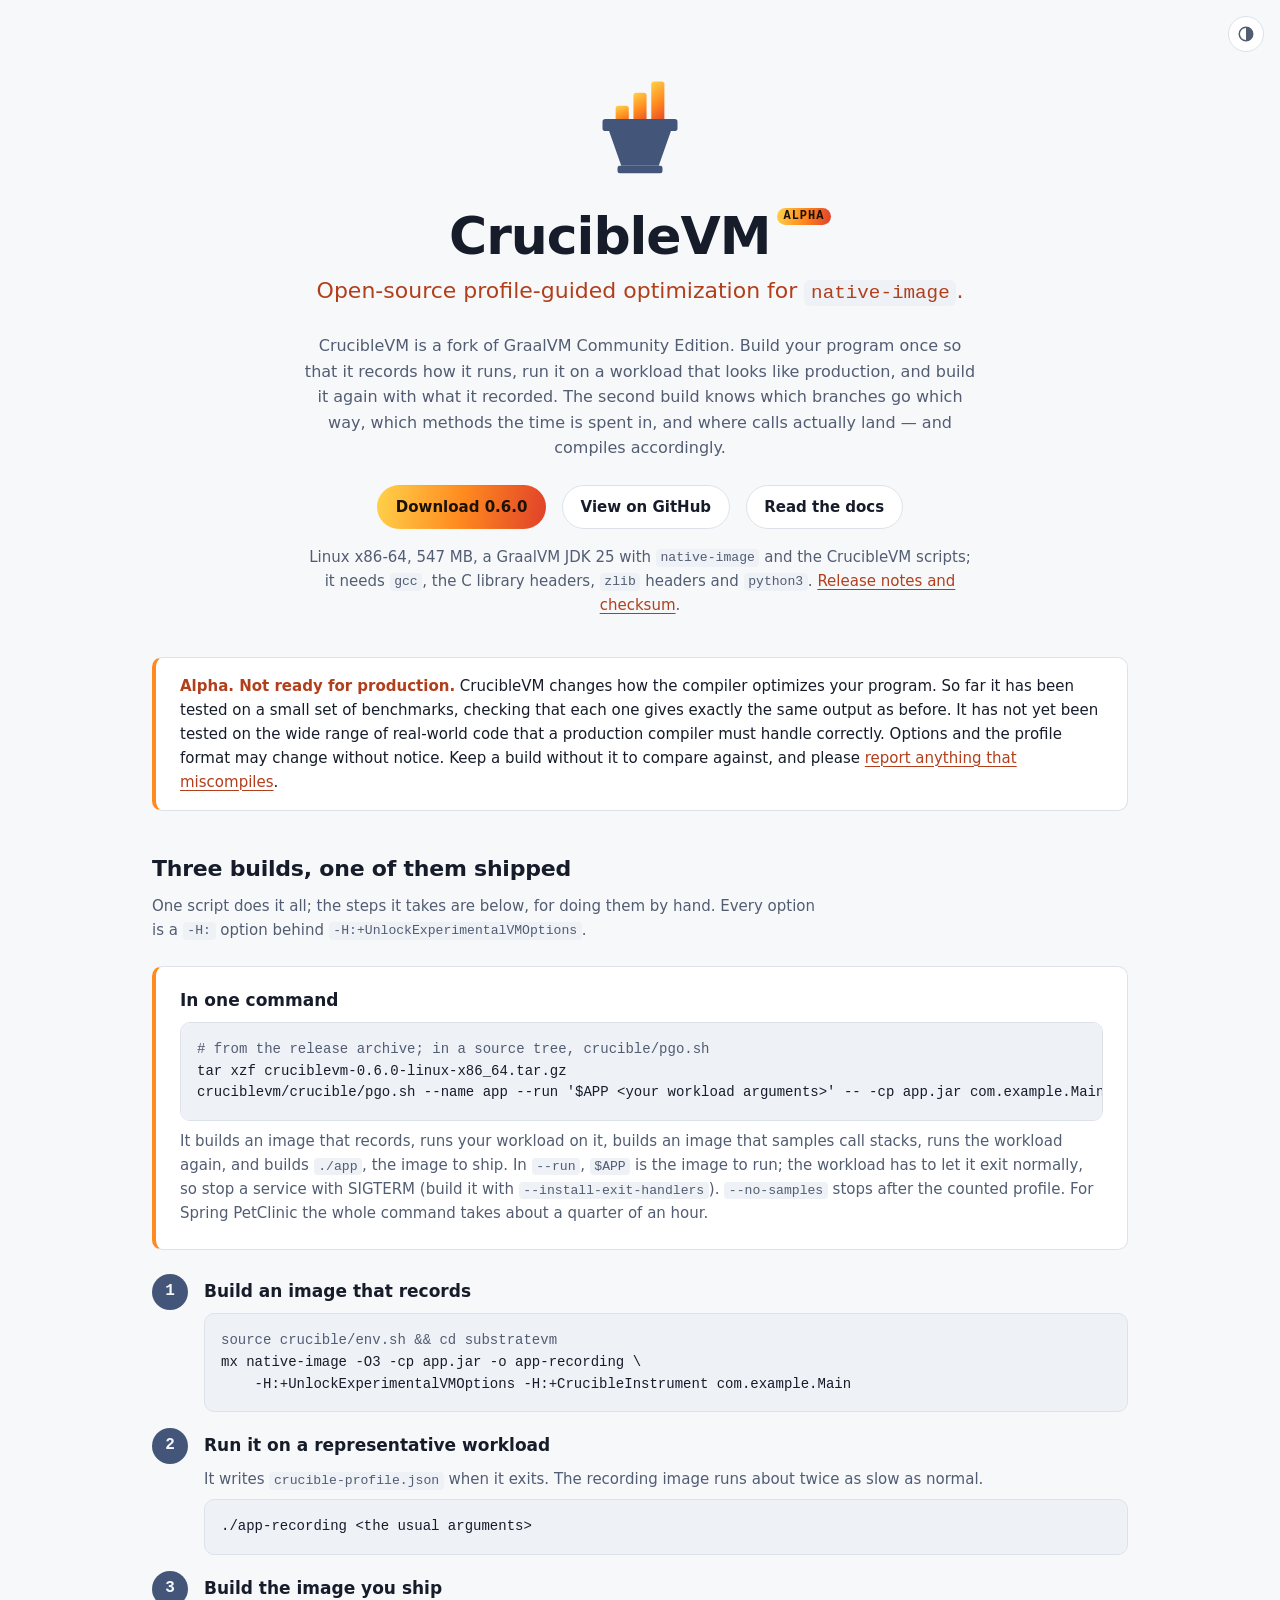
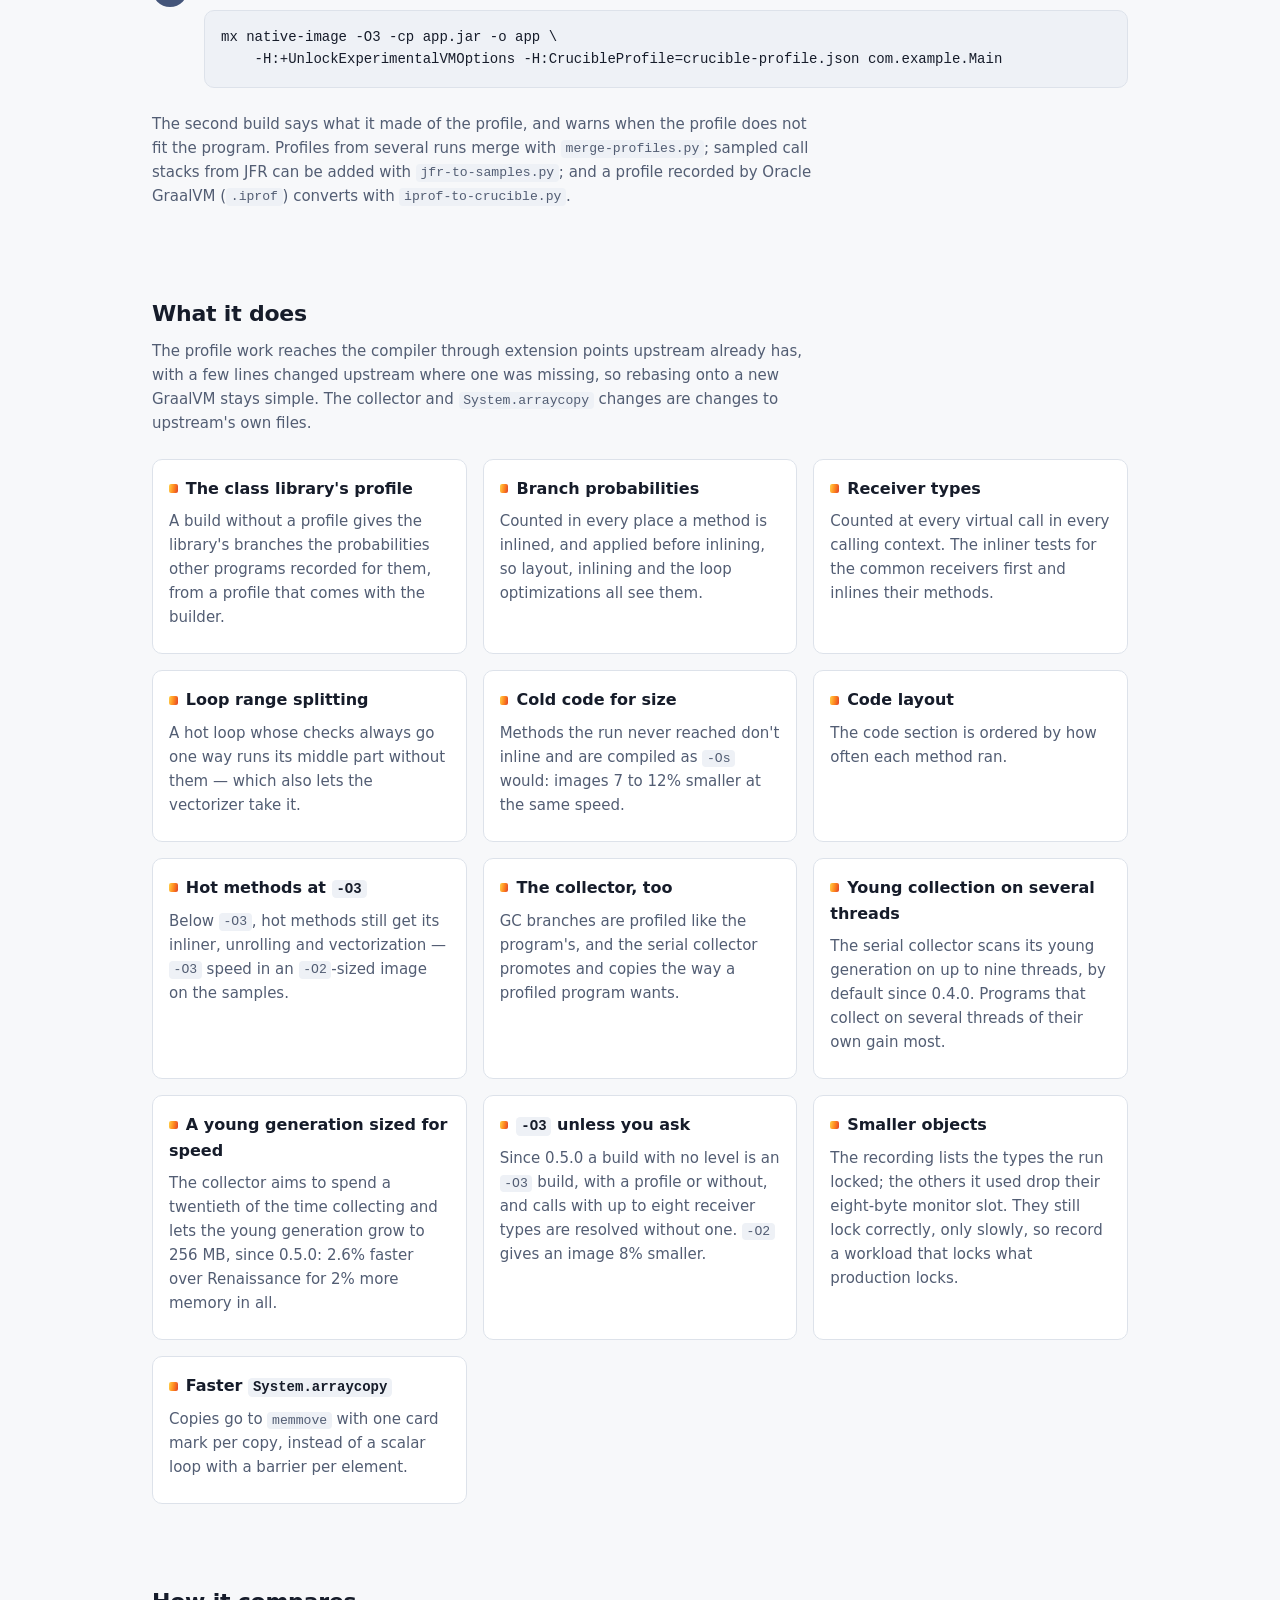
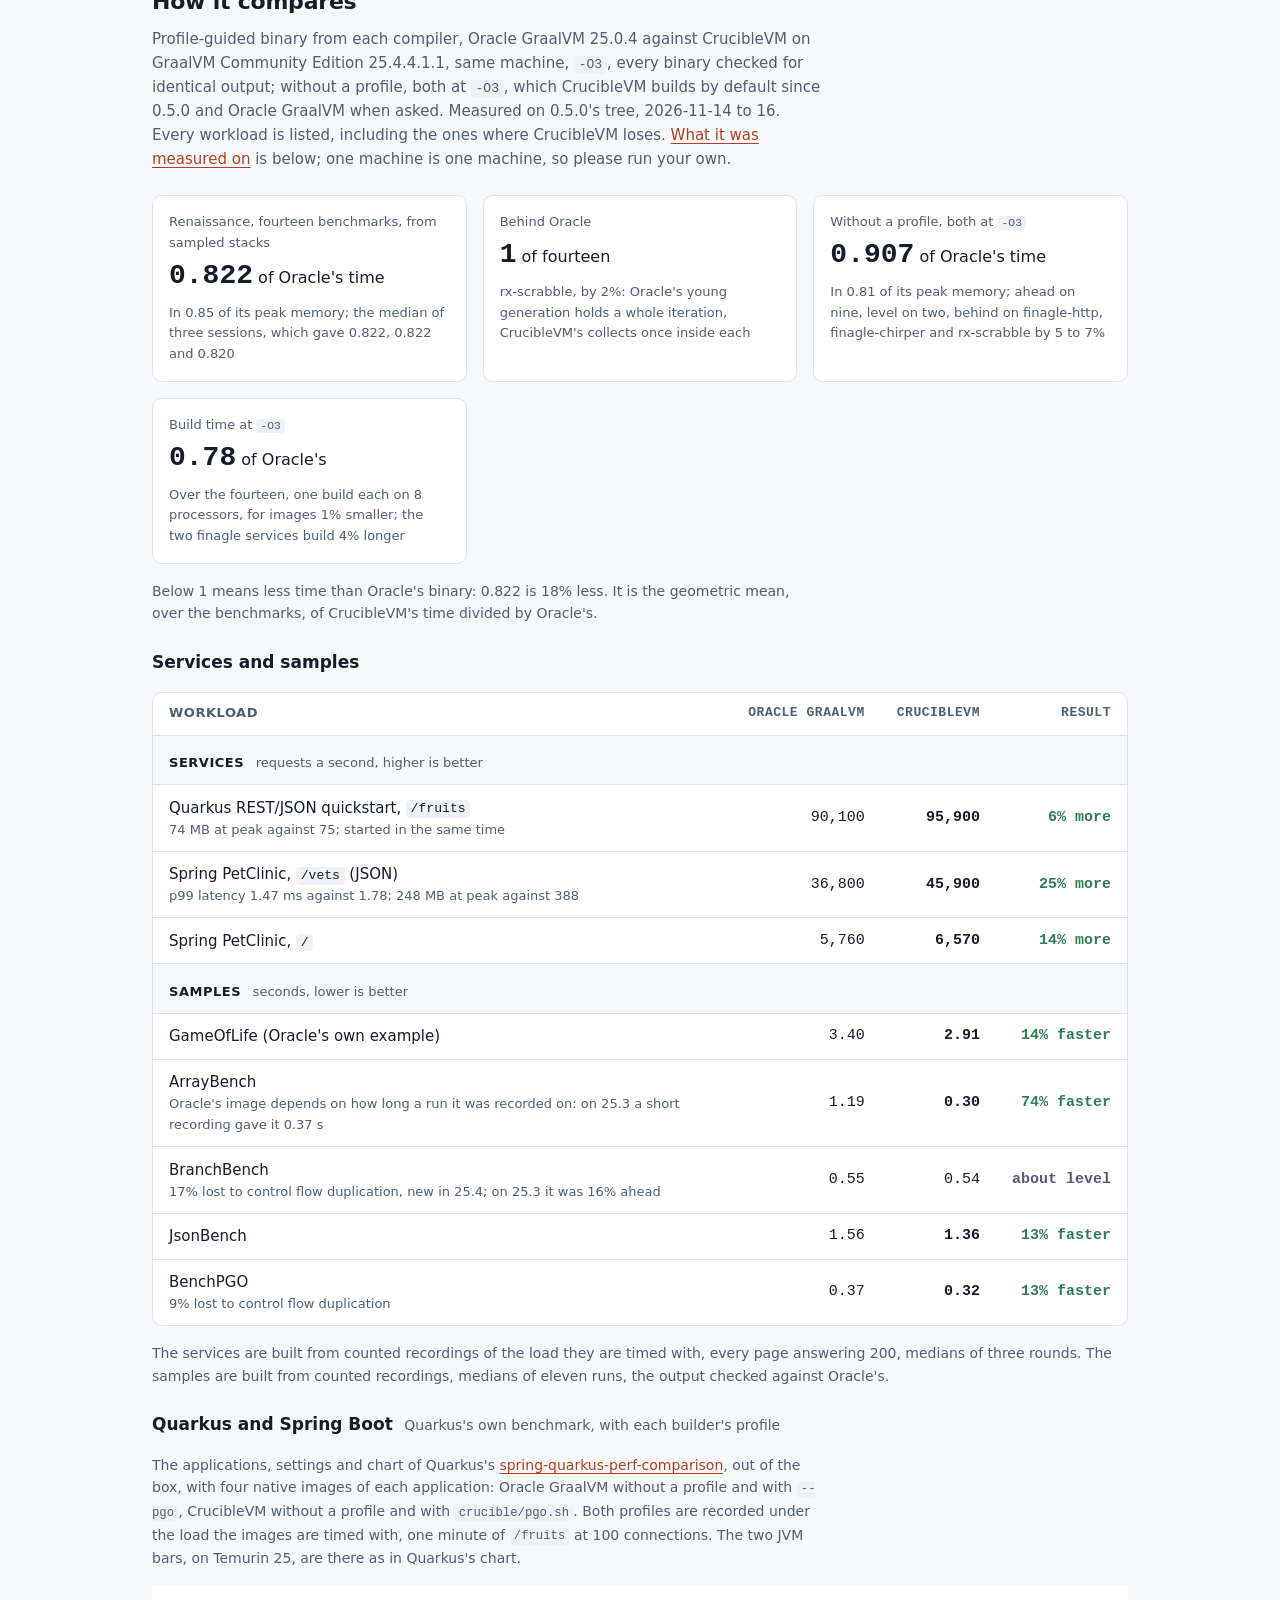
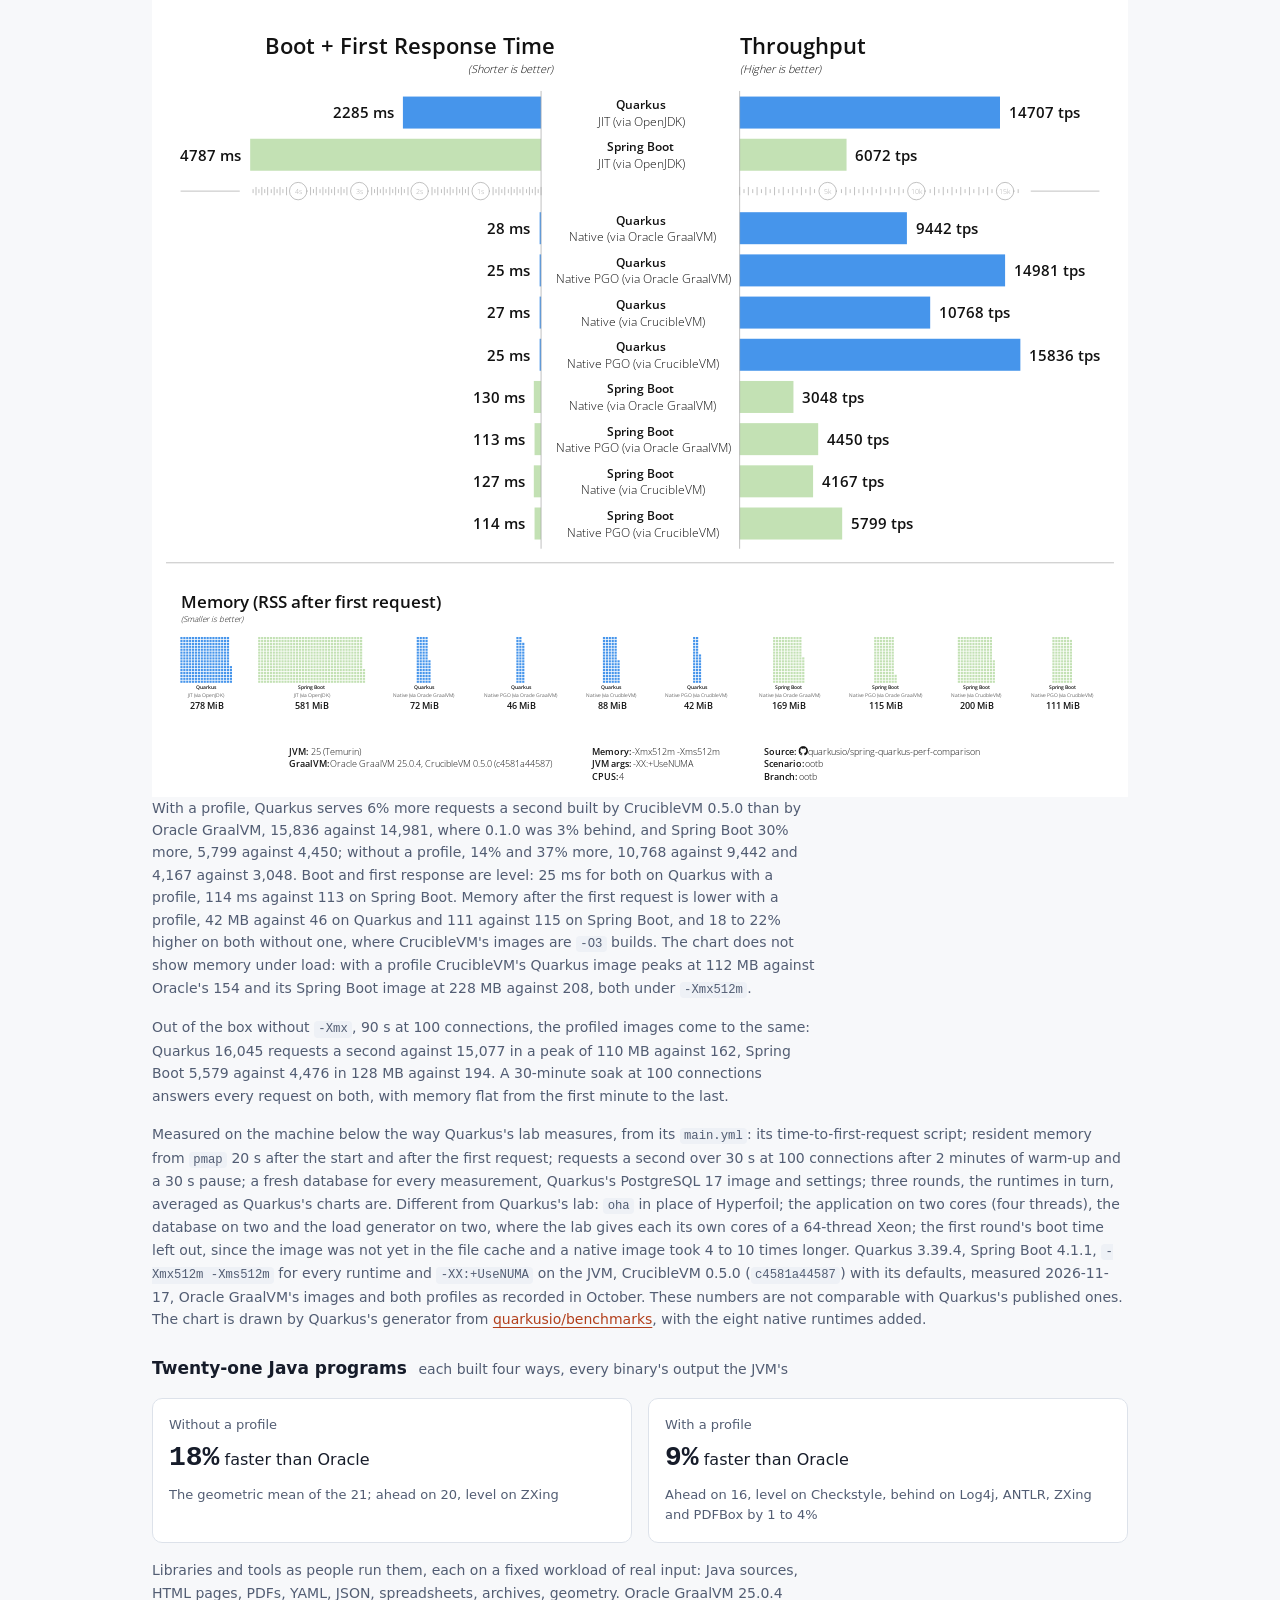
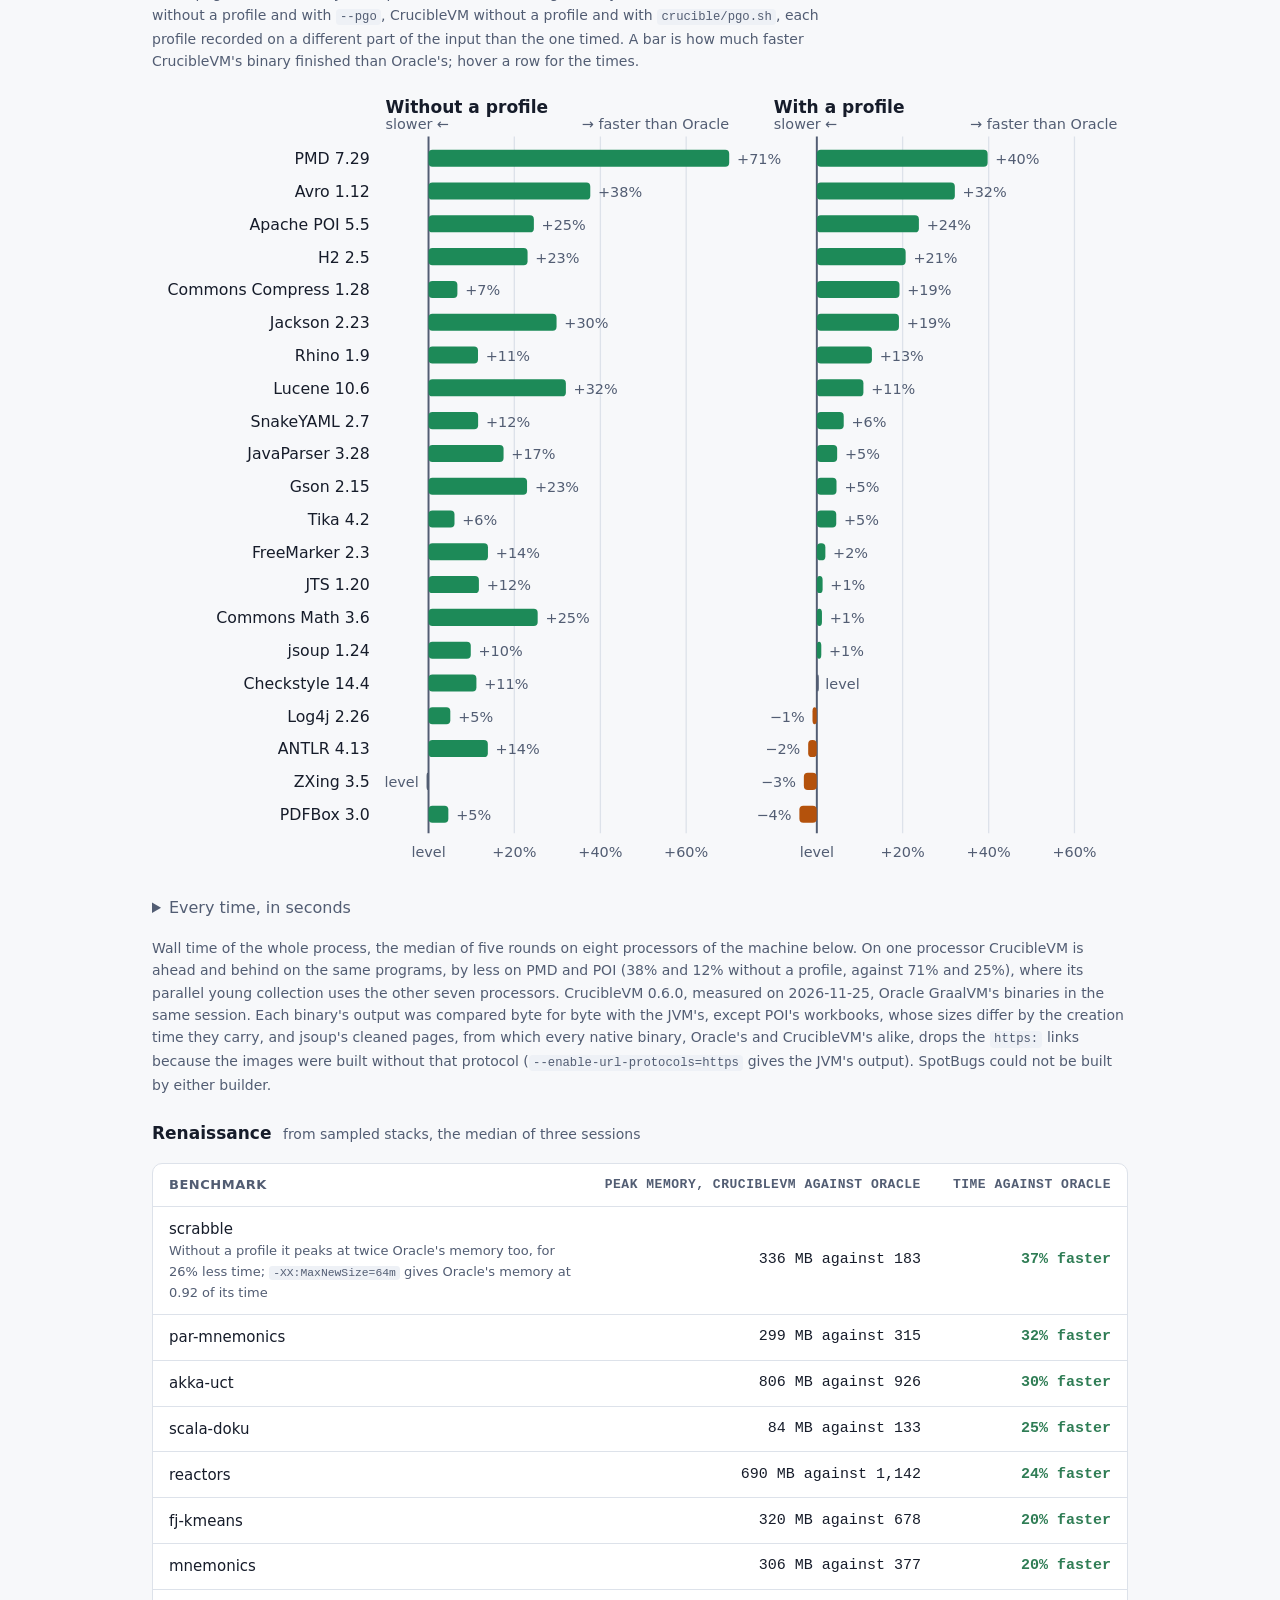
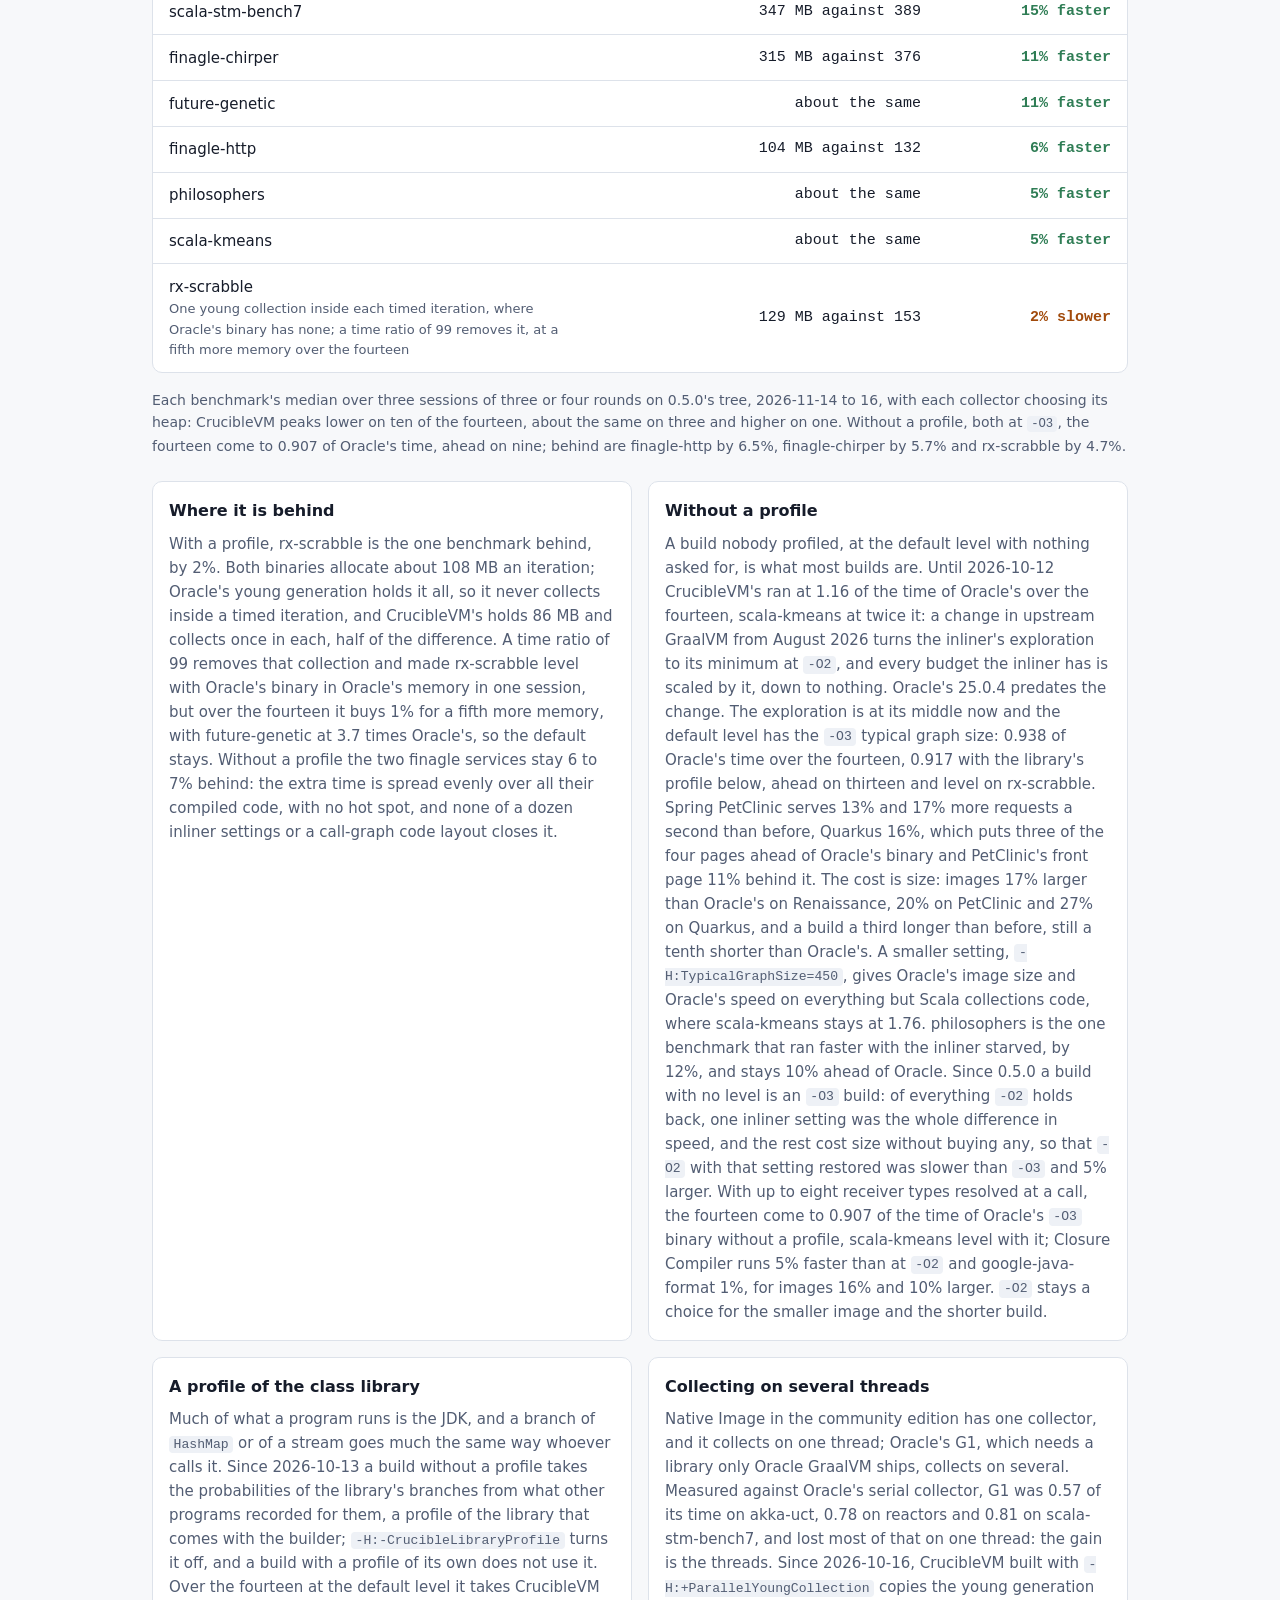
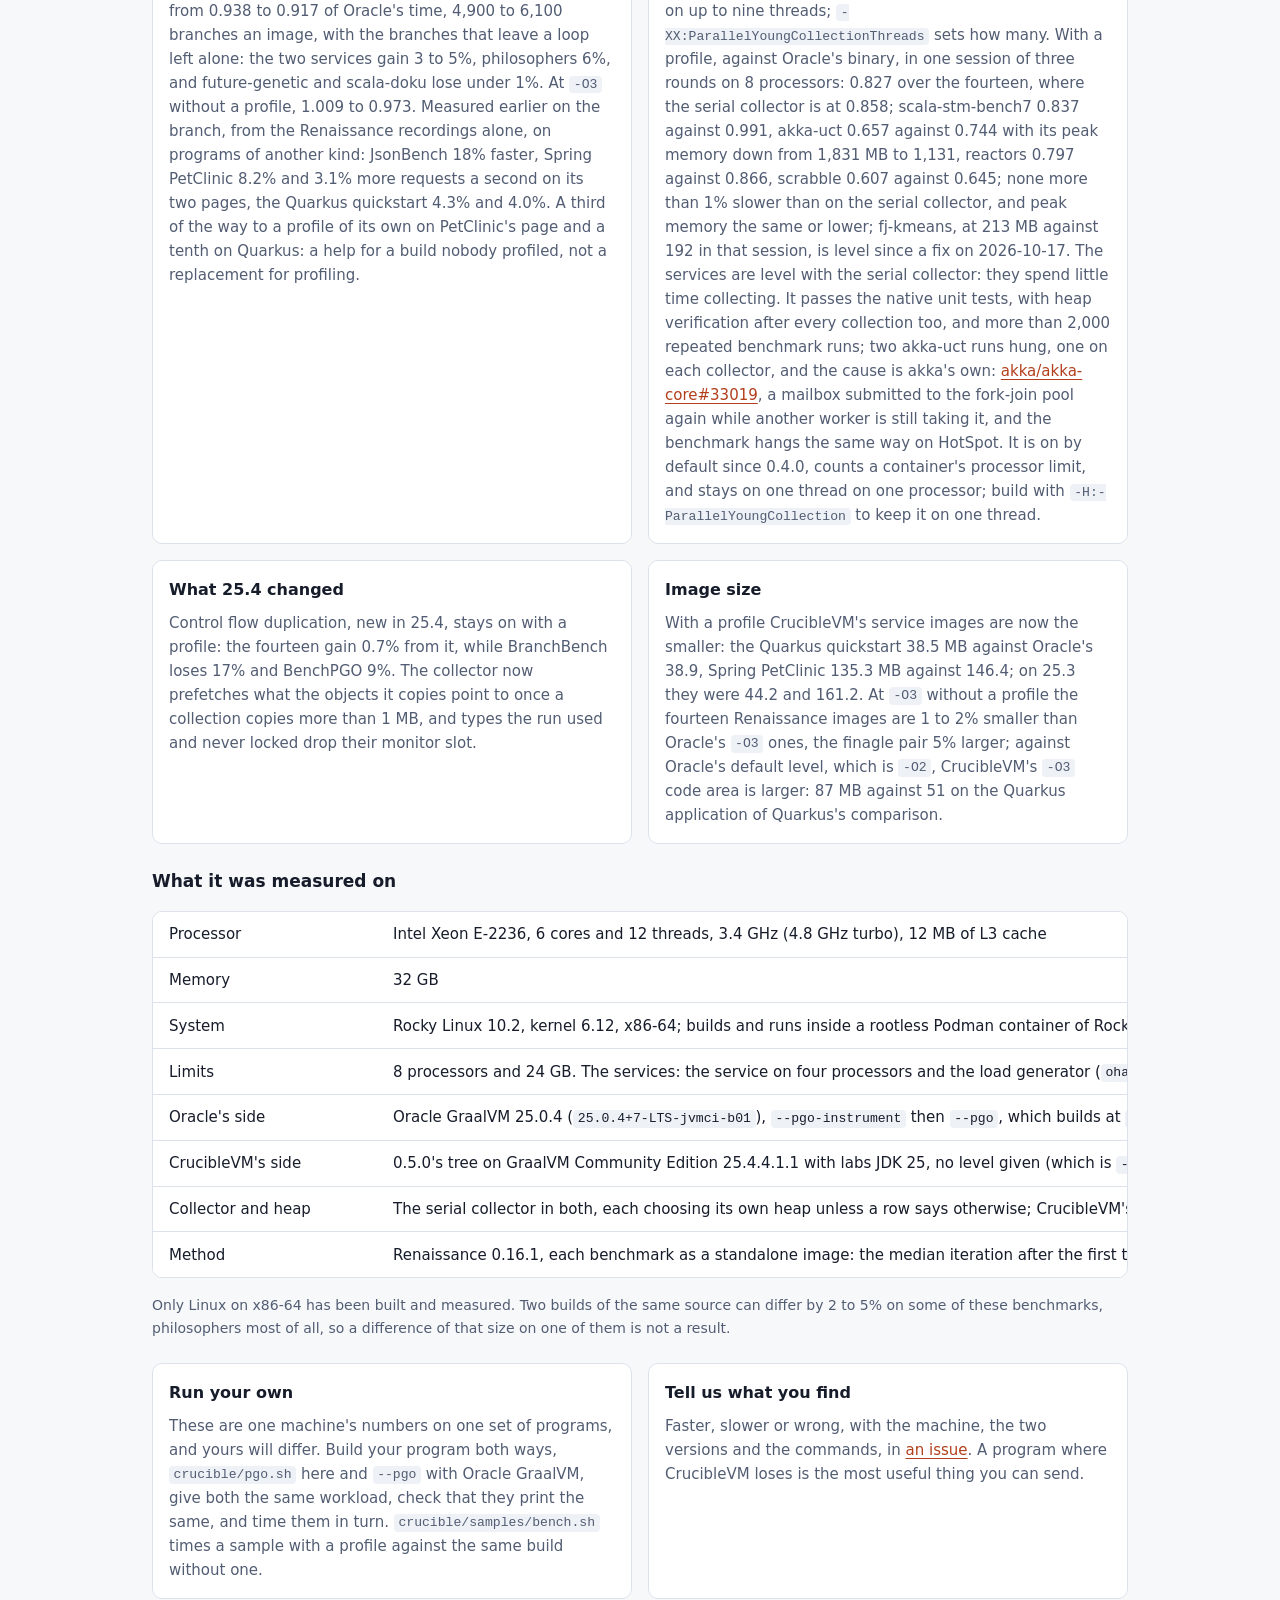
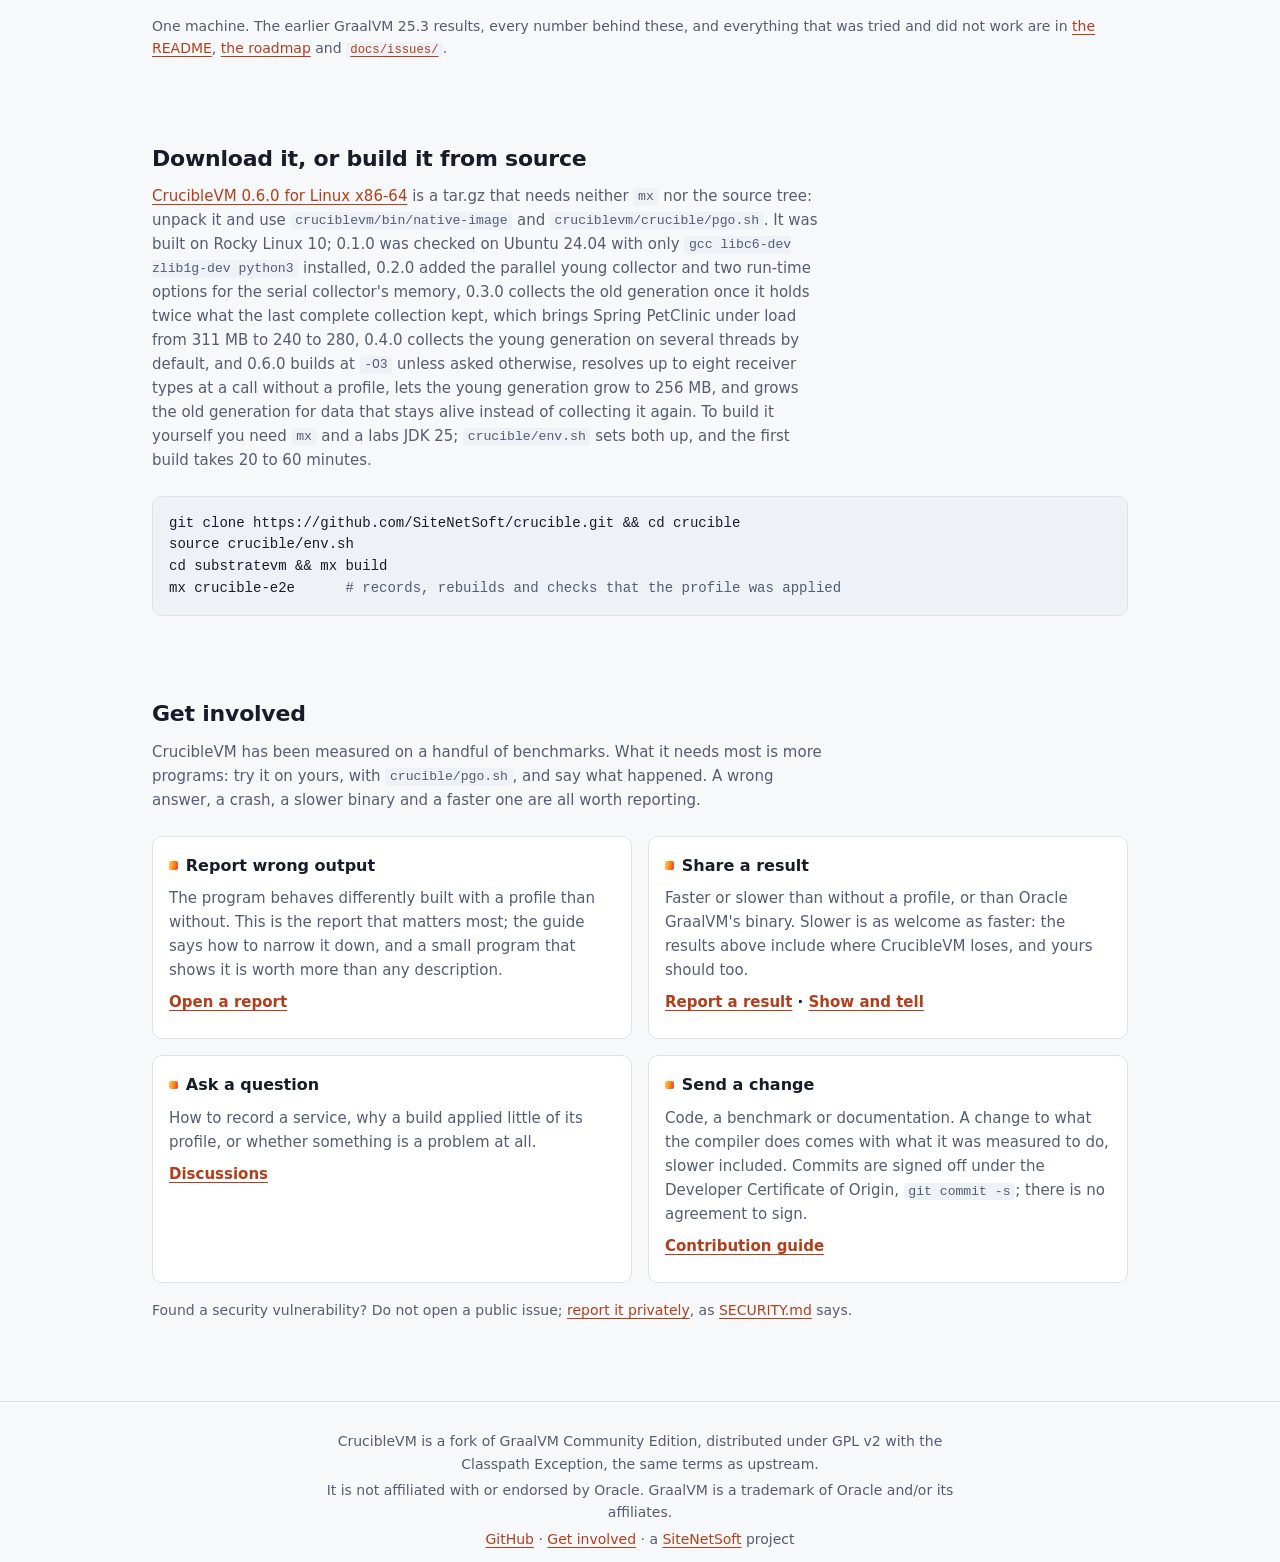
<file: index.html>
<!DOCTYPE html>
<html lang="en">
<head>
	<meta charset="utf-8">
	<meta name="viewport" content="width=device-width, initial-scale=1">
	<title>CrucibleVM — Open-source PGO for GraalVM native-image</title>
	<meta name="description" content="CrucibleVM is a fork of GraalVM Community Edition that adds open-source profile-guided optimization to native-image. Alpha.">
	<link rel="canonical" href="https://cruciblevm.org/">
	<meta property="og:type" content="website">
	<meta property="og:site_name" content="CrucibleVM">
	<meta property="og:title" content="CrucibleVM">
	<meta property="og:description" content="Open-source profile-guided optimization for GraalVM Community Edition native-image.">
	<meta property="og:url" content="https://cruciblevm.org/">
	<meta property="og:image" content="https://cruciblevm.org/assets/og-banner.png">
	<meta property="og:image:width" content="1200">
	<meta property="og:image:height" content="630">
	<meta property="og:image:alt" content="CrucibleVM — open-source profile-guided optimization for native-image.">
	<meta name="twitter:card" content="summary_large_image">
	<meta name="twitter:title" content="CrucibleVM">
	<meta name="twitter:description" content="Open-source profile-guided optimization for GraalVM Community Edition native-image.">
	<meta name="twitter:image" content="https://cruciblevm.org/assets/og-banner.png">
	<meta name="theme-color" content="#f7f8fa" media="(prefers-color-scheme: light)">
	<meta name="theme-color" content="#0f131c" media="(prefers-color-scheme: dark)">
	<link rel="icon" type="image/svg+xml" href="assets/branding/logo-mark.svg">
	<link rel="icon" href="favicon.ico" sizes="32x32">
	<link rel="icon" type="image/png" href="assets/favicon-16x16.png" sizes="16x16">
	<link rel="icon" type="image/png" href="assets/favicon-32x32.png" sizes="32x32">
	<link rel="icon" type="image/png" href="assets/android-chrome-192x192.png" sizes="192x192">
	<link rel="apple-touch-icon" href="assets/apple-touch-icon.png">
	<link rel="mask-icon" href="assets/branding/logo-mark-mono.svg" color="#44557a">
	<link rel="manifest" href="site.webmanifest">
	<script type="application/ld+json">
	{
		"@context": "https://schema.org",
		"@type": "SoftwareSourceCode",
		"name": "CrucibleVM",
		"description": "Open-source profile-guided optimization for GraalVM Community Edition native-image.",
		"url": "https://cruciblevm.org/",
		"codeRepository": "https://github.com/SiteNetSoft/crucible",
		"license": "https://openjdk.org/legal/gplv2+ce.html",
		"programmingLanguage": "Java"
	}
	</script>
	<link rel="stylesheet" href="assets/css/main.css">
	<script>
		(function () {
			try {
				var s = localStorage.getItem("cruciblevm-color-scheme");
				if (s === "light" || s === "dark") document.documentElement.dataset.theme = s;
			} catch (e) {}
		})();
	</script>
	<script src="assets/js/theme.js" defer></script>
	<script src="assets/js/programs-chart.js" defer></script>
</head>
<body>
	<button class="theme-toggle" id="theme-toggle" type="button" hidden>
		<svg class="icon-system" viewBox="0 0 24 24" width="18" height="18" aria-hidden="true" focusable="false" fill="none" stroke="currentColor" stroke-width="2"><circle cx="12" cy="12" r="9"/><path d="M 12 3 a 9 9 0 0 1 0 18 Z" fill="currentColor" stroke="none"/></svg>
		<svg class="icon-light" viewBox="0 0 24 24" width="18" height="18" aria-hidden="true" focusable="false" fill="none" stroke="currentColor" stroke-width="2" stroke-linecap="round"><circle cx="12" cy="12" r="5"/><path d="M12 1v2M12 21v2M4.22 4.22l1.42 1.42M18.36 18.36l1.42 1.42M1 12h2M21 12h2M4.22 19.78l1.42-1.42M18.36 5.64l1.42-1.42"/></svg>
		<svg class="icon-dark" viewBox="0 0 24 24" width="18" height="18" aria-hidden="true" focusable="false" fill="none" stroke="currentColor" stroke-width="2" stroke-linejoin="round"><path d="M21 12.79A9 9 0 1 1 11.21 3 7 7 0 0 0 21 12.79z"/></svg>
	</button>
	<header class="hero">
		<img class="hero-logo" src="assets/branding/logo-mark.svg" alt="" width="120" height="120">
		<h1 class="hero-title">CrucibleVM <span class="alpha-tag">alpha</span></h1>
		<p class="hero-tagline">Open-source profile-guided optimization for <code>native-image</code>.</p>
		<p class="hero-intro">CrucibleVM is a fork of GraalVM Community Edition. Build your program once so that it records how it runs, run it on a workload that looks like production, and build it again with what it recorded. The second build knows which branches go which way, which methods the time is spent in, and where calls actually land — and compiles accordingly.</p>
		<p class="hero-links">
			<a class="button button--primary" href="https://github.com/SiteNetSoft/crucible/releases/tag/v0.6.0">Download 0.6.0</a>
			<a class="button" href="https://github.com/SiteNetSoft/crucible">View on GitHub</a>
			<a class="button" href="https://github.com/SiteNetSoft/crucible/blob/crucible/main/crucible/README.md">Read the docs</a>
		</p>
		<p class="hero-note">Linux x86-64, 547 MB, a GraalVM JDK 25 with <code>native-image</code> and the CrucibleVM scripts; it needs <code>gcc</code>, the C library headers, <code>zlib</code> headers and <code>python3</code>. <a href="https://github.com/SiteNetSoft/crucible/releases/tag/v0.6.0">Release notes and checksum</a>.
		</p>
	</header>
	<aside class="notice" aria-label="Alpha notice">
		<div>
			<p><strong>Alpha. Not ready for production.</strong> CrucibleVM changes how the compiler optimizes your program. So far it has been tested on a small set of benchmarks, checking that each one gives exactly the same output as before. It has not yet been tested on the wide range of real-world code that a production compiler must handle correctly. Options and the profile format may change without notice. Keep a build without it to compare against, and please <a href="https://github.com/SiteNetSoft/crucible/issues">report anything that miscompiles</a>.</p>
		</div>
	</aside>
	<main>
		<section class="section" aria-labelledby="usage-title">
			<h2 class="section-title" id="usage-title">Three builds, one of them shipped</h2>
			<p class="section-note">One script does it all; the steps it takes are below, for doing them by hand. Every option is a <code>-H:</code> option behind <code>-H:+UnlockExperimentalVMOptions</code>.</p>
			<div class="quick-start">
				<h3>In one command</h3>
				<pre><code><span class="c"># from the release archive; in a source tree, crucible/pgo.sh</span>
tar xzf cruciblevm-0.6.0-linux-x86_64.tar.gz
cruciblevm/crucible/pgo.sh --name app --run '$APP &lt;your workload arguments&gt;' -- -cp app.jar com.example.Main</code></pre>
				<p>It builds an image that records, runs your workload on it, builds an image that samples call stacks, runs the workload again, and builds <code>./app</code>, the image to ship. In <code>--run</code>, <code>$APP</code> is the image to run; the workload has to let it exit normally, so stop a service with SIGTERM (build it with <code>--install-exit-handlers</code>). <code>--no-samples</code> stops after the counted profile. For Spring PetClinic the whole command takes about a quarter of an hour.</p>
			</div>
			<ol class="steps">
				<li class="step">
					<div>
						<h3>Build an image that records</h3>
						<pre><code><span class="c">source crucible/env.sh &amp;&amp; cd substratevm</span>
mx native-image -O3 -cp app.jar -o app-recording \
    -H:+UnlockExperimentalVMOptions -H:+CrucibleInstrument com.example.Main</code></pre>
					</div>
				</li>
				<li class="step">
					<div>
						<h3>Run it on a representative workload</h3>
						<p>It writes <code>crucible-profile.json</code> when it exits. The recording image runs about twice as slow as normal.</p>
						<pre><code>./app-recording &lt;the usual arguments&gt;</code></pre>
					</div>
				</li>
				<li class="step">
					<div>
						<h3>Build the image you ship</h3>
						<pre><code>mx native-image -O3 -cp app.jar -o app \
    -H:+UnlockExperimentalVMOptions -H:CrucibleProfile=crucible-profile.json com.example.Main</code></pre>
					</div>
				</li>
			</ol>
			<div class="after">
				<p>The second build says what it made of the profile, and warns when the profile does not fit the program. Profiles from several runs merge with <code>merge-profiles.py</code>; sampled call stacks from JFR can be added with <code>jfr-to-samples.py</code>; and a profile recorded by Oracle GraalVM (<code>.iprof</code>) converts with <code>iprof-to-crucible.py</code>.</p>
			</div>
		</section>

		<section class="section" aria-labelledby="features-title">
			<h2 class="section-title" id="features-title">What it does</h2>
			<p class="section-note">The profile work reaches the compiler through extension points upstream already has, with a few lines changed upstream where one was missing, so rebasing onto a new GraalVM stays simple. The collector and <code>System.arraycopy</code> changes are changes to upstream's own files.</p>
			<ul class="card-grid">
				<li class="card">
					<h3 class="card-name">The class library's profile</h3>
					<p class="card-desc">A build without a profile gives the library's branches the probabilities other programs recorded for them, from a profile that comes with the builder.</p>
				</li>
				<li class="card">
					<h3 class="card-name">Branch probabilities</h3>
					<p class="card-desc">Counted in every place a method is inlined, and applied before inlining, so layout, inlining and the loop optimizations all see them.</p>
				</li>
				<li class="card">
					<h3 class="card-name">Receiver types</h3>
					<p class="card-desc">Counted at every virtual call in every calling context. The inliner tests for the common receivers first and inlines their methods.</p>
				</li>
				<li class="card">
					<h3 class="card-name">Loop range splitting</h3>
					<p class="card-desc">A hot loop whose checks always go one way runs its middle part without them — which also lets the vectorizer take it.</p>
				</li>
				<li class="card">
					<h3 class="card-name">Cold code for size</h3>
					<p class="card-desc">Methods the run never reached don't inline and are compiled as <code>-Os</code> would: images 7 to 12% smaller at the same speed.</p>
				</li>
				<li class="card">
					<h3 class="card-name">Code layout</h3>
					<p class="card-desc">The code section is ordered by how often each method ran.</p>
				</li>
				<li class="card">
					<h3 class="card-name">Hot methods at <code>-O3</code></h3>
					<p class="card-desc">Below <code>-O3</code>, hot methods still get its inliner, unrolling and vectorization — <code>-O3</code> speed in an <code>-O2</code>-sized image on the samples.</p>
				</li>
				<li class="card">
					<h3 class="card-name">The collector, too</h3>
					<p class="card-desc">GC branches are profiled like the program's, and the serial collector promotes and copies the way a profiled program wants.</p>
				</li>
				<li class="card">
					<h3 class="card-name">Young collection on several threads</h3>
					<p class="card-desc">The serial collector scans its young generation on up to nine threads, by default since 0.4.0. Programs that collect on several threads of their own gain most.</p>
				</li>
				<li class="card">
					<h3 class="card-name">A young generation sized for speed</h3>
					<p class="card-desc">The collector aims to spend a twentieth of the time collecting and lets the young generation grow to 256 MB, since 0.5.0: 2.6% faster over Renaissance for 2% more memory in all.</p>
				</li>
				<li class="card">
					<h3 class="card-name"><code>-O3</code> unless you ask</h3>
					<p class="card-desc">Since 0.5.0 a build with no level is an <code>-O3</code> build, with a profile or without, and calls with up to eight receiver types are resolved without one. <code>-O2</code> gives an image 8% smaller.</p>
				</li>
				<li class="card">
					<h3 class="card-name">Smaller objects</h3>
					<p class="card-desc">The recording lists the types the run locked; the others it used drop their eight-byte monitor slot. They still lock correctly, only slowly, so record a workload that locks what production locks.</p>
				</li>
				<li class="card">
					<h3 class="card-name">Faster <code>System.arraycopy</code></h3>
					<p class="card-desc">Copies go to <code>memmove</code> with one card mark per copy, instead of a scalar loop with a barrier per element.</p>
				</li>
			</ul>
		</section>

		<section class="section" aria-labelledby="compare-title">
			<h2 class="section-title" id="compare-title">How it compares</h2>
			<p class="section-note">Profile-guided binary from each compiler, Oracle GraalVM 25.0.4 against CrucibleVM on GraalVM Community Edition 25.4.4.1.1, same machine, <code>-O3</code>, every binary checked for identical output; without a profile, both at <code>-O3</code>, which CrucibleVM builds by default since 0.5.0 and Oracle GraalVM when asked. Measured on 0.5.0's tree, 2026-11-14 to 16. Every workload is listed, including the ones where CrucibleVM loses. <a href="#tested-title">What it was measured on</a> is below; one machine is one machine, so please run your own.</p>

			<dl class="stats">
				<div>
					<dt>Renaissance, fourteen benchmarks, from sampled stacks</dt>
					<dd><strong>0.822</strong> of Oracle's time</dd>
					<dd class="stat-note">In 0.85 of its peak memory; the median of three sessions, which gave 0.822, 0.822 and 0.820</dd>
				</div>
				<div>
					<dt>Behind Oracle</dt>
					<dd><strong>1</strong> of fourteen</dd>
					<dd class="stat-note">rx-scrabble, by 2%: Oracle's young generation holds a whole iteration, CrucibleVM's collects once inside each</dd>
				</div>
				<div>
					<dt>Without a profile, both at <code>-O3</code></dt>
					<dd><strong>0.907</strong> of Oracle's time</dd>
					<dd class="stat-note">In 0.81 of its peak memory; ahead on nine, level on two, behind on finagle-http, finagle-chirper and rx-scrabble by 5 to 7%</dd>
				</div>
				<div>
					<dt>Build time at <code>-O3</code></dt>
					<dd><strong>0.78</strong> of Oracle's</dd>
					<dd class="stat-note">Over the fourteen, one build each on 8 processors, for images 1% smaller; the two finagle services build 4% longer</dd>
				</div>
			</dl>
			<p class="how-to-read">Below 1 means less time than Oracle's binary: 0.822 is 18% less. It is the geometric mean, over the benchmarks, of CrucibleVM's time divided by Oracle's.</p>

			<h3 class="sub-title">Services and samples</h3>
			<div class="table-wrap">
				<table>
					<thead>
						<tr>
							<th scope="col">Workload</th>
							<th scope="col" class="num">Oracle GraalVM</th>
							<th scope="col" class="num">CrucibleVM</th>
							<th scope="col" class="num">Result</th>
						</tr>
					</thead>
					<tbody>
						<tr class="group"><th scope="rowgroup" colspan="4">Services <span>requests a second, higher is better</span></th></tr>
						<tr data-result="ahead"><td>Quarkus REST/JSON quickstart, <code>/fruits</code><span class="row-note">74 MB at peak against 75; started in the same time</span></td><td class="num">90,100</td><td class="num win">95,900</td><td class="num result">6% more</td></tr>
						<tr data-result="ahead"><td>Spring PetClinic, <code>/vets</code> (JSON)<span class="row-note">p99 latency 1.47 ms against 1.78; 248 MB at peak against 388</span></td><td class="num">36,800</td><td class="num win">45,900</td><td class="num result">25% more</td></tr>
						<tr data-result="ahead"><td>Spring PetClinic, <code>/</code></td><td class="num">5,760</td><td class="num win">6,570</td><td class="num result">14% more</td></tr>
						<tr class="group"><th scope="rowgroup" colspan="4">Samples <span>seconds, lower is better</span></th></tr>
						<tr data-result="ahead"><td>GameOfLife (Oracle's own example)</td><td class="num">3.40</td><td class="num win">2.91</td><td class="num result">14% faster</td></tr>
						<tr data-result="ahead"><td>ArrayBench<span class="row-note">Oracle's image depends on how long a run it was recorded on: on 25.3 a short recording gave it 0.37 s</span></td><td class="num">1.19</td><td class="num win">0.30</td><td class="num result">74% faster</td></tr>
						<tr data-result="level"><td>BranchBench<span class="row-note">17% lost to control flow duplication, new in 25.4; on 25.3 it was 16% ahead</span></td><td class="num">0.55</td><td class="num">0.54</td><td class="num result">about level</td></tr>
						<tr data-result="ahead"><td>JsonBench</td><td class="num">1.56</td><td class="num win">1.36</td><td class="num result">13% faster</td></tr>
						<tr data-result="ahead"><td>BenchPGO<span class="row-note">9% lost to control flow duplication</span></td><td class="num">0.37</td><td class="num win">0.32</td><td class="num result">13% faster</td></tr>
					</tbody>
				</table>
			</div>
			<p class="fine-print">The services are built from counted recordings of the load they are timed with, every page answering 200, medians of three rounds. The samples are built from counted recordings, medians of eleven runs, the output checked against Oracle's.</p>

			<h3 class="sub-title" id="quarkus-spring-title">Quarkus and Spring Boot <span>Quarkus's own benchmark, with each builder's profile</span></h3>
			<p class="how-to-read">The applications, settings and chart of Quarkus's <a href="https://github.com/quarkusio/spring-quarkus-perf-comparison">spring-quarkus-perf-comparison</a>, out of the box, with four native images of each application: Oracle GraalVM without a profile and with <code>--pgo</code>, CrucibleVM without a profile and with <code>crucible/pgo.sh</code>. Both profiles are recorded under the load the images are timed with, one minute of <code>/fruits</code> at 100 connections. The two JVM bars, on Temurin 25, are there as in Quarkus's chart.</p>
			<figure class="chart-figure">
				<a class="chart-light" href="assets/charts/quarkus-spring-light.svg" title="Open the full-size chart"><img src="assets/charts/quarkus-spring-light.svg" alt="Boot and first response time, throughput and memory after the first request for Quarkus and Spring Boot, on the JVM and as native images from Oracle GraalVM and CrucibleVM with and without a profile" width="1342" height="1115" loading="lazy"></a>
				<a class="chart-dark" href="assets/charts/quarkus-spring-dark.svg" title="Open the full-size chart"><img src="assets/charts/quarkus-spring-dark.svg" alt="" width="1342" height="1115" loading="lazy"></a>
			</figure>
			<p class="how-to-read">With a profile, Quarkus serves 6% more requests a second built by CrucibleVM 0.5.0 than by Oracle GraalVM, 15,836 against 14,981, where 0.1.0 was 3% behind, and Spring Boot 30% more, 5,799 against 4,450; without a profile, 14% and 37% more, 10,768 against 9,442 and 4,167 against 3,048. Boot and first response are level: 25 ms for both on Quarkus with a profile, 114 ms against 113 on Spring Boot. Memory after the first request is lower with a profile, 42 MB against 46 on Quarkus and 111 against 115 on Spring Boot, and 18 to 22% higher on both without one, where CrucibleVM's images are <code>-O3</code> builds. The chart does not show memory under load: with a profile CrucibleVM's Quarkus image peaks at 112 MB against Oracle's 154 and its Spring Boot image at 228 MB against 208, both under <code>-Xmx512m</code>.</p>
			<p class="how-to-read">Out of the box without <code>-Xmx</code>, 90 s at 100 connections, the profiled images come to the same: Quarkus 16,045 requests a second against 15,077 in a peak of 110 MB against 162, Spring Boot 5,579 against 4,476 in 128 MB against 194. A 30-minute soak at 100 connections answers every request on both, with memory flat from the first minute to the last.</p>
			<p class="fine-print">Measured on the machine below the way Quarkus's lab measures, from its <code>main.yml</code>: its time-to-first-request script; resident memory from <code>pmap</code> 20 s after the start and after the first request; requests a second over 30 s at 100 connections after 2 minutes of warm-up and a 30 s pause; a fresh database for every measurement, Quarkus's PostgreSQL 17 image and settings; three rounds, the runtimes in turn, averaged as Quarkus's charts are. Different from Quarkus's lab: <code>oha</code> in place of Hyperfoil; the application on two cores (four threads), the database on two and the load generator on two, where the lab gives each its own cores of a 64-thread Xeon; the first round's boot time left out, since the image was not yet in the file cache and a native image took 4 to 10 times longer. Quarkus 3.39.4, Spring Boot 4.1.1, <code>-Xmx512m -Xms512m</code> for every runtime and <code>-XX:+UseNUMA</code> on the JVM, CrucibleVM 0.5.0 (<code>c4581a44587</code>) with its defaults, measured 2026-11-17, Oracle GraalVM's images and both profiles as recorded in October. These numbers are not comparable with Quarkus's published ones. The chart is drawn by Quarkus's generator from <a href="https://github.com/quarkusio/benchmarks">quarkusio/benchmarks</a>, with the eight native runtimes added.</p>

			<h3 class="sub-title" id="programs-title">Twenty-one Java programs <span>each built four ways, every binary's output the JVM's</span></h3>
			<dl class="stats">
				<div>
					<dt>Without a profile</dt>
					<dd><strong>18%</strong> faster than Oracle</dd>
					<dd class="stat-note">The geometric mean of the 21; ahead on 20, level on ZXing</dd>
				</div>
				<div>
					<dt>With a profile</dt>
					<dd><strong>9%</strong> faster than Oracle</dd>
					<dd class="stat-note">Ahead on 16, level on Checkstyle, behind on Log4j, ANTLR, ZXing and PDFBox by 1 to 4%</dd>
				</div>
			</dl>
			<p class="how-to-read">Libraries and tools as people run them, each on a fixed workload of real input: Java sources, HTML pages, PDFs, YAML, JSON, spreadsheets, archives, geometry. Oracle GraalVM 25.0.4 without a profile and with <code>--pgo</code>, CrucibleVM without a profile and with <code>crucible/pgo.sh</code>, each profile recorded on a different part of the input than the one timed. A bar is how much faster CrucibleVM's binary finished than Oracle's; hover a row for the times.</p>
<!-- programs-chart:start -->
<figure class="programs-figure">
<svg class="programs-chart" viewBox="0 0 744 603" role="img" aria-labelledby="programs-chart-title programs-chart-desc">
<title id="programs-chart-title">How much faster CrucibleVM ran than Oracle GraalVM on 21 programs</title>
<desc id="programs-chart-desc">Per cent faster for each program, without a profile on the left and with one on the right; bars to the left of the axis are programs where CrucibleVM was slower. The table below gives every time.</desc>
<text class="pc-head" x="178" y="16">Without a profile</text>
<line class="pc-axis" x1="210.8" x2="210.8" y1="34" y2="565"/>
<text class="pc-tick" x="210.8" y="583" text-anchor="middle">level</text>
<line class="pc-grid" x1="276.2" x2="276.2" y1="34" y2="565"/>
<text class="pc-tick" x="276.2" y="583" text-anchor="middle">+20%</text>
<line class="pc-grid" x1="341.8" x2="341.8" y1="34" y2="565"/>
<text class="pc-tick" x="341.8" y="583" text-anchor="middle">+40%</text>
<line class="pc-grid" x1="407.2" x2="407.2" y1="34" y2="565"/>
<text class="pc-tick" x="407.2" y="583" text-anchor="middle">+60%</text>
<text class="pc-tick" x="178" y="28">slower ←</text>
<text class="pc-tick" x="440" y="28" text-anchor="end">→ faster than Oracle</text>
<text class="pc-head" x="474" y="16">With a profile</text>
<line class="pc-axis" x1="506.8" x2="506.8" y1="34" y2="565"/>
<text class="pc-tick" x="506.8" y="583" text-anchor="middle">level</text>
<line class="pc-grid" x1="572.2" x2="572.2" y1="34" y2="565"/>
<text class="pc-tick" x="572.2" y="583" text-anchor="middle">+20%</text>
<line class="pc-grid" x1="637.8" x2="637.8" y1="34" y2="565"/>
<text class="pc-tick" x="637.8" y="583" text-anchor="middle">+40%</text>
<line class="pc-grid" x1="703.2" x2="703.2" y1="34" y2="565"/>
<text class="pc-tick" x="703.2" y="583" text-anchor="middle">+60%</text>
<text class="pc-tick" x="474" y="28">slower ←</text>
<text class="pc-tick" x="736" y="28" text-anchor="end">→ faster than Oracle</text>
<g class="pc-row" style="--d:0ms"><title>PMD 7.29, checks java.base&#x27;s sources with the quickstart rules: Oracle GraalVM 6.62 s and 4.5 s with a profile, CrucibleVM 3.87 s and 3.22 s</title>
<rect class="pc-hit" x="0" y="40" width="744" height="25"/>
<text class="pc-name" x="166" y="55" text-anchor="end">PMD 7.29</text>
<rect class="pc-bar pc-win" x="210.8" y="44" width="229.2" height="13" rx="3"/>
<text class="pc-value" x="446.0" y="55">+71%</text>
<rect class="pc-bar pc-win" x="506.8" y="44" width="130.2" height="13" rx="3"/>
<text class="pc-value" x="642.9" y="55">+40%</text>
</g>
<g class="pc-row" style="--d:35ms"><title>Avro 1.12, encodes and decodes 600,000 records: Oracle GraalVM 9.69 s and 7.94 s with a profile, CrucibleVM 7.04 s and 6.01 s</title>
<rect class="pc-hit" x="0" y="65" width="744" height="25"/>
<text class="pc-name" x="166" y="80" text-anchor="end">Avro 1.12</text>
<rect class="pc-bar pc-win" x="210.8" y="69" width="123.3" height="13" rx="3"/>
<text class="pc-value" x="340.0" y="80">+38%</text>
<rect class="pc-bar pc-win" x="506.8" y="69" width="105.2" height="13" rx="3"/>
<text class="pc-value" x="617.9" y="80">+32%</text>
</g>
<g class="pc-row" style="--d:70ms"><title>Apache POI 5.5, writes and reads back 12 spreadsheets: Oracle GraalVM 7.11 s and 5.78 s with a profile, CrucibleVM 5.71 s and 4.67 s</title>
<rect class="pc-hit" x="0" y="90" width="744" height="25"/>
<text class="pc-name" x="166" y="105" text-anchor="end">Apache POI 5.5</text>
<rect class="pc-bar pc-win" x="210.8" y="94" width="80.3" height="13" rx="3"/>
<text class="pc-value" x="297.0" y="105">+25%</text>
<rect class="pc-bar pc-win" x="506.8" y="94" width="77.8" height="13" rx="3"/>
<text class="pc-value" x="590.6" y="105">+24%</text>
</g>
<g class="pc-row" style="--d:105ms"><title>H2 2.5, runs a 400,000-row SQL script in memory: Oracle GraalVM 7.85 s and 6.48 s with a profile, CrucibleVM 6.38 s and 5.37 s</title>
<rect class="pc-hit" x="0" y="115" width="744" height="25"/>
<text class="pc-name" x="166" y="130" text-anchor="end">H2 2.5</text>
<rect class="pc-bar pc-win" x="210.8" y="119" width="75.5" height="13" rx="3"/>
<text class="pc-value" x="292.2" y="130">+23%</text>
<rect class="pc-bar pc-win" x="506.8" y="119" width="67.7" height="13" rx="3"/>
<text class="pc-value" x="580.4" y="130">+21%</text>
</g>
<g class="pc-row" style="--d:140ms"><title>Commons Compress 1.28, writes and reads tar.gz, tar.bz2 and zip: Oracle GraalVM 14.3 s and 15.5 s with a profile, CrucibleVM 13.4 s and 13.0 s</title>
<rect class="pc-hit" x="0" y="140" width="744" height="25"/>
<text class="pc-name" x="166" y="155" text-anchor="end">Commons Compress 1.28</text>
<rect class="pc-bar pc-win" x="210.8" y="144" width="22.0" height="13" rx="3"/>
<text class="pc-value" x="238.7" y="155">+7%</text>
<rect class="pc-bar pc-win" x="506.8" y="144" width="63.0" height="13" rx="3"/>
<text class="pc-value" x="575.7" y="155">+19%</text>
</g>
<g class="pc-row" style="--d:175ms"><title>Jackson 2.23, reads and writes three benchmark JSON files: Oracle GraalVM 5.49 s and 4.36 s with a profile, CrucibleVM 4.23 s and 3.66 s</title>
<rect class="pc-hit" x="0" y="165" width="744" height="25"/>
<text class="pc-name" x="166" y="180" text-anchor="end">Jackson 2.23</text>
<rect class="pc-bar pc-win" x="210.8" y="169" width="97.6" height="13" rx="3"/>
<text class="pc-value" x="314.3" y="180">+30%</text>
<rect class="pc-bar pc-win" x="506.8" y="169" width="62.6" height="13" rx="3"/>
<text class="pc-value" x="575.4" y="180">+19%</text>
</g>
<g class="pc-row" style="--d:210ms"><title>Rhino 1.9, interprets six Octane benchmarks: Oracle GraalVM 7.37 s and 6.78 s with a profile, CrucibleVM 6.61 s and 6.01 s</title>
<rect class="pc-hit" x="0" y="190" width="744" height="25"/>
<text class="pc-name" x="166" y="205" text-anchor="end">Rhino 1.9</text>
<rect class="pc-bar pc-win" x="210.8" y="194" width="37.7" height="13" rx="3"/>
<text class="pc-value" x="254.4" y="205">+11%</text>
<rect class="pc-bar pc-win" x="506.8" y="194" width="42.0" height="13" rx="3"/>
<text class="pc-value" x="554.7" y="205">+13%</text>
</g>
<g class="pc-row" style="--d:245ms"><title>Lucene 10.6, indexes 1,504 sources, runs 300 queries: Oracle GraalVM 3.22 s and 2.25 s with a profile, CrucibleVM 2.44 s and 2.03 s</title>
<rect class="pc-hit" x="0" y="215" width="744" height="25"/>
<text class="pc-name" x="166" y="230" text-anchor="end">Lucene 10.6</text>
<rect class="pc-bar pc-win" x="210.8" y="219" width="104.7" height="13" rx="3"/>
<text class="pc-value" x="321.4" y="230">+32%</text>
<rect class="pc-bar pc-win" x="506.8" y="219" width="35.5" height="13" rx="3"/>
<text class="pc-value" x="548.2" y="230">+11%</text>
</g>
<g class="pc-row" style="--d:280ms"><title>SnakeYAML 2.7, loads and dumps 1,405 YAML files: Oracle GraalVM 2.8 s and 2.04 s with a profile, CrucibleVM 2.51 s and 1.92 s</title>
<rect class="pc-hit" x="0" y="240" width="744" height="25"/>
<text class="pc-name" x="166" y="255" text-anchor="end">SnakeYAML 2.7</text>
<rect class="pc-bar pc-win" x="210.8" y="244" width="37.8" height="13" rx="3"/>
<text class="pc-value" x="254.6" y="255">+12%</text>
<rect class="pc-bar pc-win" x="506.8" y="244" width="20.5" height="13" rx="3"/>
<text class="pc-value" x="533.2" y="255">+6%</text>
</g>
<g class="pc-row" style="--d:315ms"><title>JavaParser 3.28, parses and reprints 1,504 sources: Oracle GraalVM 7.74 s and 5.08 s with a profile, CrucibleVM 6.59 s and 4.85 s</title>
<rect class="pc-hit" x="0" y="265" width="744" height="25"/>
<text class="pc-name" x="166" y="280" text-anchor="end">JavaParser 3.28</text>
<rect class="pc-bar pc-win" x="210.8" y="269" width="57.2" height="13" rx="3"/>
<text class="pc-value" x="273.9" y="280">+17%</text>
<rect class="pc-bar pc-win" x="506.8" y="269" width="15.5" height="13" rx="3"/>
<text class="pc-value" x="528.3" y="280">+5%</text>
</g>
<g class="pc-row" style="--d:350ms"><title>Gson 2.15, writes and reads 200,000 orders as JSON: Oracle GraalVM 13.4 s and 9.79 s with a profile, CrucibleVM 10.9 s and 9.36 s</title>
<rect class="pc-hit" x="0" y="290" width="744" height="25"/>
<text class="pc-name" x="166" y="305" text-anchor="end">Gson 2.15</text>
<rect class="pc-bar pc-win" x="210.8" y="294" width="75.1" height="13" rx="3"/>
<text class="pc-value" x="291.9" y="305">+23%</text>
<rect class="pc-bar pc-win" x="506.8" y="294" width="15.0" height="13" rx="3"/>
<text class="pc-value" x="527.8" y="305">+5%</text>
</g>
<g class="pc-row" style="--d:385ms"><title>Tika 4.2, extracts text from 51 documents: Oracle GraalVM 43.9 s and 41.7 s with a profile, CrucibleVM 41.4 s and 39.9 s</title>
<rect class="pc-hit" x="0" y="315" width="744" height="25"/>
<text class="pc-name" x="166" y="330" text-anchor="end">Tika 4.2</text>
<rect class="pc-bar pc-win" x="210.8" y="319" width="19.8" height="13" rx="3"/>
<text class="pc-value" x="236.5" y="330">+6%</text>
<rect class="pc-bar pc-win" x="506.8" y="319" width="14.8" height="13" rx="3"/>
<text class="pc-value" x="527.5" y="330">+5%</text>
</g>
<g class="pc-row" style="--d:420ms"><title>FreeMarker 2.3, renders three templates 1,500 times: Oracle GraalVM 8.64 s and 6.7 s with a profile, CrucibleVM 7.59 s and 6.57 s</title>
<rect class="pc-hit" x="0" y="340" width="744" height="25"/>
<text class="pc-name" x="166" y="355" text-anchor="end">FreeMarker 2.3</text>
<rect class="pc-bar pc-win" x="210.8" y="344" width="45.3" height="13" rx="3"/>
<text class="pc-value" x="262.1" y="355">+14%</text>
<rect class="pc-bar pc-win" x="506.8" y="344" width="6.5" height="13" rx="3"/>
<text class="pc-value" x="519.2" y="355">+2%</text>
</g>
<g class="pc-row" style="--d:455ms"><title>JTS 1.20, buffers, unions and intersects 20,000 polygons: Oracle GraalVM 1.81 s and 1.51 s with a profile, CrucibleVM 1.62 s and 1.49 s</title>
<rect class="pc-hit" x="0" y="365" width="744" height="25"/>
<text class="pc-name" x="166" y="380" text-anchor="end">JTS 1.20</text>
<rect class="pc-bar pc-win" x="210.8" y="369" width="38.4" height="13" rx="3"/>
<text class="pc-value" x="255.2" y="380">+12%</text>
<rect class="pc-bar pc-win" x="506.8" y="369" width="4.4" height="13" rx="3"/>
<text class="pc-value" x="517.1" y="380">+1%</text>
</g>
<g class="pc-row" style="--d:490ms"><title>Commons Math 3.6, solves, decomposes, integrates and fits: Oracle GraalVM 6.86 s and 5.14 s with a profile, CrucibleVM 5.47 s and 5.08 s</title>
<rect class="pc-hit" x="0" y="390" width="744" height="25"/>
<text class="pc-name" x="166" y="405" text-anchor="end">Commons Math 3.6</text>
<rect class="pc-bar pc-win" x="210.8" y="394" width="83.2" height="13" rx="3"/>
<text class="pc-value" x="300.0" y="405">+25%</text>
<rect class="pc-bar pc-win" x="506.8" y="394" width="3.9" height="13" rx="3"/>
<text class="pc-value" x="516.6" y="405">+1%</text>
</g>
<g class="pc-row" style="--d:525ms"><title>jsoup 1.24, parses and cleans 3,834 HTML pages: Oracle GraalVM 12.3 s and 8.87 s with a profile, CrucibleVM 11.2 s and 8.78 s</title>
<rect class="pc-hit" x="0" y="415" width="744" height="25"/>
<text class="pc-name" x="166" y="430" text-anchor="end">jsoup 1.24</text>
<rect class="pc-bar pc-win" x="210.8" y="419" width="32.2" height="13" rx="3"/>
<text class="pc-value" x="248.9" y="430">+10%</text>
<rect class="pc-bar pc-win" x="506.8" y="419" width="3.4" height="13" rx="3"/>
<text class="pc-value" x="516.1" y="430">+1%</text>
</g>
<g class="pc-row" style="--d:560ms"><title>Checkstyle 14.4, checks 946 files of java.base: Oracle GraalVM 90.7 s and 58.5 s with a profile, CrucibleVM 81.6 s and 58.4 s</title>
<rect class="pc-hit" x="0" y="440" width="744" height="25"/>
<text class="pc-name" x="166" y="455" text-anchor="end">Checkstyle 14.4</text>
<rect class="pc-bar pc-win" x="210.8" y="444" width="36.5" height="13" rx="3"/>
<text class="pc-value" x="253.3" y="455">+11%</text>
<rect class="pc-bar pc-level" x="506.8" y="444" width="1.5" height="13" rx="3"/>
<text class="pc-value" x="513.3" y="455">level</text>
</g>
<g class="pc-row" style="--d:595ms"><title>Log4j 2.26, writes two million log lines: Oracle GraalVM 3.73 s and 3.02 s with a profile, CrucibleVM 3.55 s and 3.05 s</title>
<rect class="pc-hit" x="0" y="465" width="744" height="25"/>
<text class="pc-name" x="166" y="480" text-anchor="end">Log4j 2.26</text>
<rect class="pc-bar pc-win" x="210.8" y="469" width="16.6" height="13" rx="3"/>
<text class="pc-value" x="233.4" y="480">+5%</text>
<rect class="pc-bar pc-loss pc-neg" x="503.5" y="469" width="3.2" height="13" rx="3"/>
<text class="pc-value" x="497.5" y="480" text-anchor="end">−1%</text>
</g>
<g class="pc-row" style="--d:630ms"><title>ANTLR 4.13, generates parsers for 12 grammars: Oracle GraalVM 8.66 s and 5.91 s with a profile, CrucibleVM 7.61 s and 6.03 s</title>
<rect class="pc-hit" x="0" y="490" width="744" height="25"/>
<text class="pc-name" x="166" y="505" text-anchor="end">ANTLR 4.13</text>
<rect class="pc-bar pc-win" x="210.8" y="494" width="45.2" height="13" rx="3"/>
<text class="pc-value" x="261.9" y="505">+14%</text>
<rect class="pc-bar pc-loss pc-neg" x="500.2" y="494" width="6.5" height="13" rx="3"/>
<text class="pc-value" x="494.2" y="505" text-anchor="end">−2%</text>
</g>
<g class="pc-row" style="--d:665ms"><title>ZXing 3.5, encodes and decodes 24,000 QR and Aztec codes: Oracle GraalVM 8.81 s and 7.45 s with a profile, CrucibleVM 8.85 s and 7.68 s</title>
<rect class="pc-hit" x="0" y="515" width="744" height="25"/>
<text class="pc-name" x="166" y="530" text-anchor="end">ZXing 3.5</text>
<rect class="pc-bar pc-level pc-neg" x="209.3" y="519" width="1.5" height="13" rx="3"/>
<text class="pc-value" x="203.3" y="530" text-anchor="end">level</text>
<rect class="pc-bar pc-loss pc-neg" x="496.9" y="519" width="9.8" height="13" rx="3"/>
<text class="pc-value" x="490.9" y="530" text-anchor="end">−3%</text>
</g>
<g class="pc-row" style="--d:700ms"><title>PDFBox 3.0, makes 20 PDFs, merges them, extracts the text: Oracle GraalVM 1.36 s and 1.19 s with a profile, CrucibleVM 1.3 s and 1.24 s</title>
<rect class="pc-hit" x="0" y="540" width="744" height="25"/>
<text class="pc-name" x="166" y="555" text-anchor="end">PDFBox 3.0</text>
<rect class="pc-bar pc-win" x="210.8" y="544" width="15.1" height="13" rx="3"/>
<text class="pc-value" x="231.9" y="555">+5%</text>
<rect class="pc-bar pc-loss pc-neg" x="493.5" y="544" width="13.2" height="13" rx="3"/>
<text class="pc-value" x="487.5" y="555" text-anchor="end">−4%</text>
</g>
</svg>
</figure>
<details class="programs-table"><summary>Every time, in seconds</summary><div class="table-wrap"><table>
<thead><tr><th scope="col">Program</th><th scope="col">What it does</th><th scope="col" class="num">Oracle</th><th scope="col" class="num">CrucibleVM</th><th scope="col" class="num">Oracle, profile</th><th scope="col" class="num">CrucibleVM, profile</th></tr></thead><tbody>
<tr><td>PMD 7.29</td><td>checks java.base&#x27;s sources with the quickstart rules</td><td class="num">6.62</td><td class="num">3.87</td><td class="num">4.5</td><td class="num">3.22</td></tr>
<tr><td>H2 2.5</td><td>runs a 400,000-row SQL script in memory</td><td class="num">7.85</td><td class="num">6.38</td><td class="num">6.48</td><td class="num">5.37</td></tr>
<tr><td>PDFBox 3.0</td><td>makes 20 PDFs, merges them, extracts the text</td><td class="num">1.36</td><td class="num">1.3</td><td class="num">1.19</td><td class="num">1.24</td></tr>
<tr><td>ANTLR 4.13</td><td>generates parsers for 12 grammars</td><td class="num">8.66</td><td class="num">7.61</td><td class="num">5.91</td><td class="num">6.03</td></tr>
<tr><td>Rhino 1.9</td><td>interprets six Octane benchmarks</td><td class="num">7.37</td><td class="num">6.61</td><td class="num">6.78</td><td class="num">6.01</td></tr>
<tr><td>Checkstyle 14.4</td><td>checks 946 files of java.base</td><td class="num">90.7</td><td class="num">81.6</td><td class="num">58.5</td><td class="num">58.4</td></tr>
<tr><td>SnakeYAML 2.7</td><td>loads and dumps 1,405 YAML files</td><td class="num">2.8</td><td class="num">2.51</td><td class="num">2.04</td><td class="num">1.92</td></tr>
<tr><td>jsoup 1.24</td><td>parses and cleans 3,834 HTML pages</td><td class="num">12.3</td><td class="num">11.2</td><td class="num">8.87</td><td class="num">8.78</td></tr>
<tr><td>Tika 4.2</td><td>extracts text from 51 documents</td><td class="num">43.9</td><td class="num">41.4</td><td class="num">41.7</td><td class="num">39.9</td></tr>
<tr><td>Lucene 10.6</td><td>indexes 1,504 sources, runs 300 queries</td><td class="num">3.22</td><td class="num">2.44</td><td class="num">2.25</td><td class="num">2.03</td></tr>
<tr><td>Jackson 2.23</td><td>reads and writes three benchmark JSON files</td><td class="num">5.49</td><td class="num">4.23</td><td class="num">4.36</td><td class="num">3.66</td></tr>
<tr><td>JavaParser 3.28</td><td>parses and reprints 1,504 sources</td><td class="num">7.74</td><td class="num">6.59</td><td class="num">5.08</td><td class="num">4.85</td></tr>
<tr><td>Apache POI 5.5</td><td>writes and reads back 12 spreadsheets</td><td class="num">7.11</td><td class="num">5.71</td><td class="num">5.78</td><td class="num">4.67</td></tr>
<tr><td>FreeMarker 2.3</td><td>renders three templates 1,500 times</td><td class="num">8.64</td><td class="num">7.59</td><td class="num">6.7</td><td class="num">6.57</td></tr>
<tr><td>Log4j 2.26</td><td>writes two million log lines</td><td class="num">3.73</td><td class="num">3.55</td><td class="num">3.02</td><td class="num">3.05</td></tr>
<tr><td>ZXing 3.5</td><td>encodes and decodes 24,000 QR and Aztec codes</td><td class="num">8.81</td><td class="num">8.85</td><td class="num">7.45</td><td class="num">7.68</td></tr>
<tr><td>Commons Compress 1.28</td><td>writes and reads tar.gz, tar.bz2 and zip</td><td class="num">14.3</td><td class="num">13.4</td><td class="num">15.5</td><td class="num">13.0</td></tr>
<tr><td>JTS 1.20</td><td>buffers, unions and intersects 20,000 polygons</td><td class="num">1.81</td><td class="num">1.62</td><td class="num">1.51</td><td class="num">1.49</td></tr>
<tr><td>Gson 2.15</td><td>writes and reads 200,000 orders as JSON</td><td class="num">13.4</td><td class="num">10.9</td><td class="num">9.79</td><td class="num">9.36</td></tr>
<tr><td>Avro 1.12</td><td>encodes and decodes 600,000 records</td><td class="num">9.69</td><td class="num">7.04</td><td class="num">7.94</td><td class="num">6.01</td></tr>
<tr><td>Commons Math 3.6</td><td>solves, decomposes, integrates and fits</td><td class="num">6.86</td><td class="num">5.47</td><td class="num">5.14</td><td class="num">5.08</td></tr>
</tbody></table></div></details>
<!-- programs-chart:end -->
			<p class="fine-print">Wall time of the whole process, the median of five rounds on eight processors of the machine below. On one processor CrucibleVM is ahead and behind on the same programs, by less on PMD and POI (38% and 12% without a profile, against 71% and 25%), where its parallel young collection uses the other seven processors. CrucibleVM 0.6.0, measured on 2026-11-25, Oracle GraalVM's binaries in the same session. Each binary's output was compared byte for byte with the JVM's, except POI's workbooks, whose sizes differ by the creation time they carry, and jsoup's cleaned pages, from which every native binary, Oracle's and CrucibleVM's alike, drops the <code>https:</code> links because the images were built without that protocol (<code>--enable-url-protocols=https</code> gives the JVM's output). SpotBugs could not be built by either builder.</p>

			<h3 class="sub-title">Renaissance <span>from sampled stacks, the median of three sessions</span></h3>
			<div class="table-wrap">
				<table>
					<thead>
						<tr>
							<th scope="col">Benchmark</th>
							<th scope="col" class="num">Peak memory, CrucibleVM against Oracle</th>
							<th scope="col" class="num">Time against Oracle</th>
						</tr>
					</thead>
					<tbody>
						<tr data-result="ahead"><td>scrabble<span class="row-note">Without a profile it peaks at twice Oracle's memory too, for 26% less time; <code>-XX:MaxNewSize=64m</code> gives Oracle's memory at 0.92 of its time</span></td><td class="num">336 MB against 183</td><td class="num result">37% faster</td></tr>
						<tr data-result="ahead"><td>par-mnemonics</td><td class="num">299 MB against 315</td><td class="num result">32% faster</td></tr>
						<tr data-result="ahead"><td>akka-uct</td><td class="num">806 MB against 926</td><td class="num result">30% faster</td></tr>
						<tr data-result="ahead"><td>scala-doku</td><td class="num">84 MB against 133</td><td class="num result">25% faster</td></tr>
						<tr data-result="ahead"><td>reactors</td><td class="num">690 MB against 1,142</td><td class="num result">24% faster</td></tr>
						<tr data-result="ahead"><td>fj-kmeans</td><td class="num">320 MB against 678</td><td class="num result">20% faster</td></tr>
						<tr data-result="ahead"><td>mnemonics</td><td class="num">306 MB against 377</td><td class="num result">20% faster</td></tr>
						<tr data-result="ahead"><td>scala-stm-bench7</td><td class="num">347 MB against 389</td><td class="num result">15% faster</td></tr>
						<tr data-result="ahead"><td>finagle-chirper</td><td class="num">315 MB against 376</td><td class="num result">11% faster</td></tr>
						<tr data-result="ahead"><td>future-genetic</td><td class="num">about the same</td><td class="num result">11% faster</td></tr>
						<tr data-result="ahead"><td>finagle-http</td><td class="num">104 MB against 132</td><td class="num result">6% faster</td></tr>
						<tr data-result="ahead"><td>philosophers</td><td class="num">about the same</td><td class="num result">5% faster</td></tr>
						<tr data-result="ahead"><td>scala-kmeans</td><td class="num">about the same</td><td class="num result">5% faster</td></tr>
						<tr data-result="behind"><td>rx-scrabble<span class="row-note">One young collection inside each timed iteration, where Oracle's binary has none; a time ratio of 99 removes it, at a fifth more memory over the fourteen</span></td><td class="num">129 MB against 153</td><td class="num result">2% slower</td></tr>
					</tbody>
				</table>
			</div>
			<p class="fine-print">Each benchmark's median over three sessions of three or four rounds on 0.5.0's tree, 2026-11-14 to 16, with each collector choosing its heap: CrucibleVM peaks lower on ten of the fourteen, about the same on three and higher on one. Without a profile, both at <code>-O3</code>, the fourteen come to 0.907 of Oracle's time, ahead on nine; behind are finagle-http by 6.5%, finagle-chirper by 5.7% and rx-scrabble by 4.7%.</p>

			<div class="caveats">
				<div class="caveat">
					<h3>Where it is behind</h3>
					<p>With a profile, rx-scrabble is the one benchmark behind, by 2%. Both binaries allocate about 108 MB an iteration; Oracle's young generation holds it all, so it never collects inside a timed iteration, and CrucibleVM's holds 86 MB and collects once in each, half of the difference. A time ratio of 99 removes that collection and made rx-scrabble level with Oracle's binary in Oracle's memory in one session, but over the fourteen it buys 1% for a fifth more memory, with future-genetic at 3.7 times Oracle's, so the default stays. Without a profile the two finagle services stay 6 to 7% behind: the extra time is spread evenly over all their compiled code, with no hot spot, and none of a dozen inliner settings or a call-graph code layout closes it.</p>
				</div>
				<div class="caveat">
					<h3>Without a profile</h3>
					<p>A build nobody profiled, at the default level with nothing asked for, is what most builds are. Until 2026-10-12 CrucibleVM's ran at 1.16 of the time of Oracle's over the fourteen, scala-kmeans at twice it: a change in upstream GraalVM from August 2026 turns the inliner's exploration to its minimum at <code>-O2</code>, and every budget the inliner has is scaled by it, down to nothing. Oracle's 25.0.4 predates the change. The exploration is at its middle now and the default level has the <code>-O3</code> typical graph size: 0.938 of Oracle's time over the fourteen, 0.917 with the library's profile below, ahead on thirteen and level on rx-scrabble. Spring PetClinic serves 13% and 17% more requests a second than before, Quarkus 16%, which puts three of the four pages ahead of Oracle's binary and PetClinic's front page 11% behind it. The cost is size: images 17% larger than Oracle's on Renaissance, 20% on PetClinic and 27% on Quarkus, and a build a third longer than before, still a tenth shorter than Oracle's. A smaller setting, <code>-H:TypicalGraphSize=450</code>, gives Oracle's image size and Oracle's speed on everything but Scala collections code, where scala-kmeans stays at 1.76. philosophers is the one benchmark that ran faster with the inliner starved, by 12%, and stays 10% ahead of Oracle. Since 0.5.0 a build with no level is an <code>-O3</code> build: of everything <code>-O2</code> holds back, one inliner setting was the whole difference in speed, and the rest cost size without buying any, so that <code>-O2</code> with that setting restored was slower than <code>-O3</code> and 5% larger. With up to eight receiver types resolved at a call, the fourteen come to 0.907 of the time of Oracle's <code>-O3</code> binary without a profile, scala-kmeans level with it; Closure Compiler runs 5% faster than at <code>-O2</code> and google-java-format 1%, for images 16% and 10% larger. <code>-O2</code> stays a choice for the smaller image and the shorter build.</p>
				</div>
				<div class="caveat">
					<h3>A profile of the class library</h3>
					<p>Much of what a program runs is the JDK, and a branch of <code>HashMap</code> or of a stream goes much the same way whoever calls it. Since 2026-10-13 a build without a profile takes the probabilities of the library's branches from what other programs recorded for them, a profile of the library that comes with the builder; <code>-H:-CrucibleLibraryProfile</code> turns it off, and a build with a profile of its own does not use it. Over the fourteen at the default level it takes CrucibleVM from 0.938 to 0.917 of Oracle's time, 4,900 to 6,100 branches an image, with the branches that leave a loop left alone: the two services gain 3 to 5%, philosophers 6%, and future-genetic and scala-doku lose under 1%. At <code>-O3</code> without a profile, 1.009 to 0.973. Measured earlier on the branch, from the Renaissance recordings alone, on programs of another kind: JsonBench 18% faster, Spring PetClinic 8.2% and 3.1% more requests a second on its two pages, the Quarkus quickstart 4.3% and 4.0%. A third of the way to a profile of its own on PetClinic's page and a tenth on Quarkus: a help for a build nobody profiled, not a replacement for profiling.</p>
				</div>
				<div class="caveat">
					<h3>Collecting on several threads</h3>
					<p>Native Image in the community edition has one collector, and it collects on one thread; Oracle's G1, which needs a library only Oracle GraalVM ships, collects on several. Measured against Oracle's serial collector, G1 was 0.57 of its time on akka-uct, 0.78 on reactors and 0.81 on scala-stm-bench7, and lost most of that on one thread: the gain is the threads. Since 2026-10-16, CrucibleVM built with <code>-H:+ParallelYoungCollection</code> copies the young generation on up to nine threads; <code>-XX:ParallelYoungCollectionThreads</code> sets how many. With a profile, against Oracle's binary, in one session of three rounds on 8 processors: 0.827 over the fourteen, where the serial collector is at 0.858; scala-stm-bench7 0.837 against 0.991, akka-uct 0.657 against 0.744 with its peak memory down from 1,831 MB to 1,131, reactors 0.797 against 0.866, scrabble 0.607 against 0.645; none more than 1% slower than on the serial collector, and peak memory the same or lower; fj-kmeans, at 213 MB against 192 in that session, is level since a fix on 2026-10-17. The services are level with the serial collector: they spend little time collecting. It passes the native unit tests, with heap verification after every collection too, and more than 2,000 repeated benchmark runs; two akka-uct runs hung, one on each collector, and the cause is akka's own: <a href="https://github.com/akka/akka-core/issues/33019">akka/akka-core#33019</a>, a mailbox submitted to the fork-join pool again while another worker is still taking it, and the benchmark hangs the same way on HotSpot. It is on by default since 0.4.0, counts a container's processor limit, and stays on one thread on one processor; build with <code>-H:-ParallelYoungCollection</code> to keep it on one thread.</p>
				</div>
				<div class="caveat">
					<h3>What 25.4 changed</h3>
					<p>Control flow duplication, new in 25.4, stays on with a profile: the fourteen gain 0.7% from it, while BranchBench loses 17% and BenchPGO 9%. The collector now prefetches what the objects it copies point to once a collection copies more than 1 MB, and types the run used and never locked drop their monitor slot.</p>
				</div>
				<div class="caveat">
					<h3>Image size</h3>
					<p>With a profile CrucibleVM's service images are now the smaller: the Quarkus quickstart 38.5 MB against Oracle's 38.9, Spring PetClinic 135.3 MB against 146.4; on 25.3 they were 44.2 and 161.2. At <code>-O3</code> without a profile the fourteen Renaissance images are 1 to 2% smaller than Oracle's <code>-O3</code> ones, the finagle pair 5% larger; against Oracle's default level, which is <code>-O2</code>, CrucibleVM's <code>-O3</code> code area is larger: 87 MB against 51 on the Quarkus application of Quarkus's comparison.</p>
				</div>
			</div>

			<h3 class="sub-title" id="tested-title">What it was measured on</h3>
			<div class="table-wrap">
				<table>
					<tbody>
						<tr><td>Processor</td><td>Intel Xeon E-2236, 6 cores and 12 threads, 3.4 GHz (4.8 GHz turbo), 12 MB of L3 cache</td></tr>
						<tr><td>Memory</td><td>32 GB</td></tr>
						<tr><td>System</td><td>Rocky Linux 10.2, kernel 6.12, x86-64; builds and runs inside a rootless Podman container of Rocky Linux 10</td></tr>
						<tr><td>Limits</td><td>8 processors and 24 GB. The services: the service on four processors and the load generator (<code>oha</code>, 16 connections) on four others</td></tr>
						<tr><td>Oracle's side</td><td>Oracle GraalVM 25.0.4 (<code>25.0.4+7-LTS-jvmci-b01</code>), <code>--pgo-instrument</code> then <code>--pgo</code>, which builds at <code>-O3</code>; without a profile, <code>-O3</code> asked for</td></tr>
						<tr><td>CrucibleVM's side</td><td>0.5.0's tree on GraalVM Community Edition 25.4.4.1.1 with labs JDK 25, no level given (which is <code>-O3</code>), defaults</td></tr>
						<tr><td>Collector and heap</td><td>The serial collector in both, each choosing its own heap unless a row says otherwise; CrucibleVM's young generation collected on several threads, its default</td></tr>
						<tr><td>Method</td><td>Renaissance 0.16.1, each benchmark as a standalone image: the median iteration after the first third of 10 to 20, three or four rounds with the binaries taken in turn, the median of the rounds, and the median of three sessions. Samples: wall time, median of eleven runs in turn. Services: requests a second over 30 s after 20 s of warm-up, median of three rounds</td></tr>
					</tbody>
				</table>
			</div>
			<p class="fine-print">Only Linux on x86-64 has been built and measured. Two builds of the same source can differ by 2 to 5% on some of these benchmarks, philosophers most of all, so a difference of that size on one of them is not a result.</p>

			<div class="caveats">
				<div class="caveat">
					<h3>Run your own</h3>
					<p>These are one machine's numbers on one set of programs, and yours will differ. Build your program both ways, <code>crucible/pgo.sh</code> here and <code>--pgo</code> with Oracle GraalVM, give both the same workload, check that they print the same, and time them in turn. <code>crucible/samples/bench.sh</code> times a sample with a profile against the same build without one.</p>
				</div>
				<div class="caveat">
					<h3>Tell us what you find</h3>
					<p>Faster, slower or wrong, with the machine, the two versions and the commands, in <a href="https://github.com/SiteNetSoft/crucible/issues">an issue</a>. A program where CrucibleVM loses is the most useful thing you can send.</p>
				</div>
			</div>

			<p class="fine-print">One machine. The earlier GraalVM 25.3 results, every number behind these, and everything that was tried and did not work are in <a href="https://github.com/SiteNetSoft/crucible/blob/crucible/main/crucible/README.md#how-it-compares">the README</a>, <a href="https://github.com/SiteNetSoft/crucible/blob/crucible/main/crucible/ROADMAP.md">the roadmap</a> and <a href="https://github.com/SiteNetSoft/crucible/tree/crucible/main/docs/issues"><code>docs/issues/</code></a>.</p>
		</section>

		<section class="section" aria-labelledby="build-title">
			<h2 class="section-title" id="build-title">Download it, or build it from source</h2>
			<p class="section-note"><a href="https://github.com/SiteNetSoft/crucible/releases/download/v0.6.0/cruciblevm-0.6.0-linux-x86_64.tar.gz">CrucibleVM 0.6.0 for Linux x86-64</a> is a tar.gz that needs neither <code>mx</code> nor the source tree: unpack it and use <code>cruciblevm/bin/native-image</code> and <code>cruciblevm/crucible/pgo.sh</code>. It was built on Rocky Linux 10; 0.1.0 was checked on Ubuntu 24.04 with only <code>gcc libc6-dev zlib1g-dev python3</code> installed, 0.2.0 added the parallel young collector and two run-time options for the serial collector's memory, 0.3.0 collects the old generation once it holds twice what the last complete collection kept, which brings Spring PetClinic under load from 311 MB to 240 to 280, 0.4.0 collects the young generation on several threads by default, and 0.6.0 builds at <code>-O3</code> unless asked otherwise, resolves up to eight receiver types at a call without a profile, lets the young generation grow to 256 MB, and grows the old generation for data that stays alive instead of collecting it again. To build it yourself you need <code>mx</code> and a labs JDK 25; <code>crucible/env.sh</code> sets both up, and the first build takes 20 to 60 minutes.</p>
			<pre><code>git clone https://github.com/SiteNetSoft/crucible.git &amp;&amp; cd crucible
source crucible/env.sh
cd substratevm &amp;&amp; mx build
mx crucible-e2e      <span class="c"># records, rebuilds and checks that the profile was applied</span></code></pre>
		</section>

		<section class="section" aria-labelledby="involved-title">
			<h2 class="section-title" id="involved-title">Get involved</h2>
			<p class="section-note">CrucibleVM has been measured on a handful of benchmarks. What it needs most is more programs: try it on yours, with <code>crucible/pgo.sh</code>, and say what happened. A wrong answer, a crash, a slower binary and a faster one are all worth reporting.</p>
			<ul class="card-grid card-grid--pairs">
				<li class="card">
					<h3 class="card-name">Report wrong output</h3>
					<p class="card-desc">The program behaves differently built with a profile than without. This is the report that matters most; the guide says how to narrow it down, and a small program that shows it is worth more than any description.</p>
					<p class="card-link"><a href="https://github.com/SiteNetSoft/crucible/issues/new?template=1_wrong_output.yml">Open a report</a></p>
				</li>
				<li class="card">
					<h3 class="card-name">Share a result</h3>
					<p class="card-desc">Faster or slower than without a profile, or than Oracle GraalVM's binary. Slower is as welcome as faster: the results above include where CrucibleVM loses, and yours should too.</p>
					<p class="card-link"><a href="https://github.com/SiteNetSoft/crucible/issues/new?template=2_performance.yml">Report a result</a> · <a href="https://github.com/SiteNetSoft/crucible/discussions/categories/show-and-tell">Show and tell</a></p>
				</li>
				<li class="card">
					<h3 class="card-name">Ask a question</h3>
					<p class="card-desc">How to record a service, why a build applied little of its profile, or whether something is a problem at all.</p>
					<p class="card-link"><a href="https://github.com/SiteNetSoft/crucible/discussions/categories/q-a">Discussions</a></p>
				</li>
				<li class="card">
					<h3 class="card-name">Send a change</h3>
					<p class="card-desc">Code, a benchmark or documentation. A change to what the compiler does comes with what it was measured to do, slower included. Commits are signed off under the Developer Certificate of Origin, <code>git commit -s</code>; there is no agreement to sign.</p>
					<p class="card-link"><a href="https://github.com/SiteNetSoft/crucible/blob/crucible/main/CONTRIBUTING.md">Contribution guide</a></p>
				</li>
			</ul>
			<p class="fine-print">Found a security vulnerability? Do not open a public issue; <a href="https://github.com/SiteNetSoft/crucible/security/advisories/new">report it privately</a>, as <a href="https://github.com/SiteNetSoft/crucible/blob/crucible/main/SECURITY.md">SECURITY.md</a> says.</p>
		</section>
	</main>
	<footer class="site-footer">
		<p>CrucibleVM is a fork of GraalVM Community Edition, distributed under GPL v2 with the Classpath Exception, the same terms as upstream.</p>
		<p>It is not affiliated with or endorsed by Oracle. GraalVM is a trademark of Oracle and/or its affiliates.</p>
		<p><a href="https://github.com/SiteNetSoft/crucible">GitHub</a> · <a href="#involved-title">Get involved</a> · a <a href="https://sitenetsoft.org/">SiteNetSoft</a> project</p>
	</footer>
</body>
</html>
</file>
<file: assets/css/main.css>
/* cruciblevm.github.io — hand-crafted, no build step.
   Structure and color-scheme handling adapted from sitenetsoft.org.
   Order: tokens → base → layout → components → motion. */

/* ---------- tokens ---------- */
:root {
  color-scheme: light dark;

  /* primitive — crucible/branding/README.md */
  --iron: #44557a;
  --molten-hot: #ffd24a;
  --molten-mid: #ff8a1f;
  --molten-deep: #e0402a;
  --molten: linear-gradient(100deg, var(--molten-hot), var(--molten-mid) 50%, var(--molten-deep));

  /* semantic — light */
  --color-bg: #f7f8fa;
  --color-surface: #ffffff;
  --color-code: #eef1f6;
  --color-text: #161c2a;
  --color-muted: #525d73;
  --color-accent: #b23f1c; /* molten deepened for AA on light bg */
  --color-iron: var(--iron);
  --color-line: #dde2ea;
  --color-win: #2f7d55;
  --color-loss: #a14a0b;

  --font-body: system-ui, -apple-system, "Segoe UI", Roboto, sans-serif;
  --font-mono: ui-monospace, "Cascadia Code", "JetBrains Mono", Menlo, Consolas, monospace;

  --space-2: 0.5rem;
  --space-3: 1rem;
  --space-4: 1.5rem;
  --space-5: 2.5rem;
  --space-6: 4.5rem;

  --radius: 0.625rem;
  --measure: 42rem;
  --page-max: 64rem;
}

/* Dark tokens apply when the OS prefers dark and the user hasn't forced light,
   or when the user forces dark via the toggle (data-theme set by assets/js/theme.js,
   persisted in localStorage "cruciblevm-color-scheme"). */
@media (prefers-color-scheme: dark) {
  :root:not([data-theme="light"]) {
    --color-bg: #0f131c;
    --color-surface: #171d29;
    --color-code: #1d2533;
    --color-text: #e7ebf2;
    --color-muted: #9aa5ba;
    --color-accent: #ff9a3c;
    --color-iron: #8f9fc2;
    --color-line: #263044;
    --color-win: #5cc28d;
    --color-loss: #f0a050;
  }
}

:root[data-theme="dark"] {
  --color-bg: #0f131c;
  --color-surface: #171d29;
  --color-code: #1d2533;
  --color-text: #e7ebf2;
  --color-muted: #9aa5ba;
  --color-accent: #ff9a3c;
  --color-iron: #8f9fc2;
  --color-line: #263044;
  --color-win: #5cc28d;
  --color-loss: #f0a050;
}

:root[data-theme="light"] { color-scheme: light; }
:root[data-theme="dark"] { color-scheme: dark; }

/* ---------- base ---------- */
* { box-sizing: border-box; }

body {
  margin: 0;
  font-family: var(--font-body);
  line-height: 1.6;
  background: var(--color-bg);
  color: var(--color-text);
}

a {
  color: var(--color-accent);
  text-decoration-thickness: 1px;
  text-underline-offset: 0.2em;
}

a:hover { text-decoration-thickness: 2px; }

:focus-visible {
  outline: 2px solid var(--color-accent);
  outline-offset: 3px;
  border-radius: 2px;
}

code {
  font-family: var(--font-mono);
  font-size: 0.875em;
  background: var(--color-code);
  padding: 0.1em 0.35em;
  border-radius: 0.3em;
  overflow-wrap: anywhere;
}

pre {
  margin: 0;
  padding: var(--space-3);
  background: var(--color-code);
  border: 1px solid var(--color-line);
  border-radius: var(--radius);
  overflow-x: auto;
  font-size: 0.875rem;
  line-height: 1.55;
}

pre code {
  padding: 0;
  background: none;
  font-size: inherit;
  overflow-wrap: normal;
}

pre .c { color: var(--color-muted); }

/* ---------- layout ---------- */
.hero,
.section {
  max-width: var(--page-max);
  margin-inline: auto;
  padding-inline: var(--space-4);
}

/* ---------- hero ---------- */
.hero {
  text-align: center;
  padding-block: var(--space-6) var(--space-5);
}

.hero-logo {
  display: block;
  width: 7.5rem;
  height: auto;
  margin-inline: auto;
}

.hero-title {
  display: inline-flex;
  align-items: flex-start;
  gap: 0.4rem;
  margin: var(--space-3) 0 0;
  font-size: clamp(2.25rem, 6vw, 3.25rem);
  font-weight: 800;
  letter-spacing: -0.02em;
  line-height: 1.1;
}

.alpha-tag {
  font-family: var(--font-mono);
  font-size: 0.75rem;
  font-weight: 700;
  letter-spacing: 0.08em;
  text-transform: uppercase;
  color: #1a1206;
  background: var(--molten);
  padding: 0.15em 0.55em;
  border-radius: 999px;
}

.hero-tagline {
  margin: var(--space-2) 0 0;
  font-size: clamp(1.125rem, 2.5vw, 1.375rem);
  font-weight: 500;
  color: var(--color-accent);
}

.hero-intro {
  max-width: var(--measure);
  margin: var(--space-4) auto 0;
  color: var(--color-muted);
}

.hero-links {
  display: flex;
  flex-wrap: wrap;
  justify-content: center;
  gap: var(--space-3);
  margin-top: var(--space-4);
}

.hero-note {
  max-width: var(--measure);
  margin: var(--space-3) auto 0;
  font-size: 0.9375rem;
  color: var(--color-muted);
}

.button {
  display: inline-block;
  padding: 0.55rem 1.1rem;
  border: 1px solid var(--color-line);
  border-radius: 999px;
  background: var(--color-surface);
  color: var(--color-text);
  font-weight: 600;
  font-size: 0.9375rem;
  text-decoration: none;
  transition: border-color 0.15s ease;
}

.button:hover { border-color: var(--color-accent); }

.button--primary {
  border-color: transparent;
  border-left-width: 0;
  border-right-width: 0;
  padding-inline: calc(1.1rem + 1px);
  background: var(--molten);
  color: #1a1206;
}

.button--primary:hover { border-color: transparent; filter: brightness(1.05); }

/* ---------- sections ---------- */
.section { padding-block: var(--space-5); }

.section-title {
  margin: 0;
  font-size: 1.375rem;
  font-weight: 700;
  letter-spacing: -0.01em;
}

.section-note {
  margin: var(--space-2) 0 var(--space-4);
  max-width: var(--measure);
  color: var(--color-muted);
  font-size: 0.9375rem;
}

/* ---------- alpha notice ---------- */
.notice {
  max-width: var(--page-max);
  margin: 0 auto;
  padding-inline: var(--space-4);
}

.notice > div {
  padding: var(--space-3) var(--space-4);
  background: var(--color-surface);
  border: 1px solid var(--color-line);
  border-left: 4px solid var(--molten-mid);
  border-radius: var(--radius);
  font-size: 0.9375rem;
}

.notice p { margin: 0; }
.notice strong { color: var(--color-accent); }

/* ---------- steps ---------- */
.steps {
  list-style: none;
  margin: 0;
  padding: 0;
  display: grid;
  gap: var(--space-3);
  counter-reset: step;
}

.step {
  display: grid;
  grid-template-columns: 2.25rem 1fr;
  gap: var(--space-3);
  align-items: start;
  counter-increment: step;
}

.step::before {
  content: counter(step);
  display: grid;
  place-items: center;
  width: 2.25rem;
  height: 2.25rem;
  border-radius: 50%;
  background: var(--color-iron);
  color: var(--color-bg);
  font-weight: 700;
  font-family: var(--font-mono);
}

.step > div { min-width: 0; }

.step h3 {
  margin: 0.25rem 0 var(--space-2);
  font-size: 1.0625rem;
}

.step p {
  margin: 0 0 var(--space-2);
  color: var(--color-muted);
  font-size: 0.9375rem;
}

.after {
  margin-top: var(--space-4);
}

.after p {
  margin: 0 0 var(--space-2);
  color: var(--color-muted);
  font-size: 0.9375rem;
  max-width: var(--measure);
}

/* ---------- feature cards ---------- */
.card-grid {
  list-style: none;
  margin: 0;
  padding: 0;
  display: grid;
  grid-template-columns: repeat(auto-fill, minmax(17rem, 1fr));
  gap: var(--space-3);
}

.card-grid--pairs {
  grid-template-columns: repeat(auto-fit, minmax(min(100%, 24rem), 1fr));
}

.card {
  padding: var(--space-3) var(--space-3) var(--space-4);
  background: var(--color-surface);
  border: 1px solid var(--color-line);
  border-radius: var(--radius);
}

.card-name {
  margin: 0 0 var(--space-2);
  font-size: 1rem;
  font-weight: 700;
  color: var(--color-text);
}

.card-name::before {
  content: "";
  display: inline-block;
  width: 0.55em;
  height: 0.55em;
  margin-right: 0.5em;
  border-radius: 2px;
  background: var(--molten);
  vertical-align: 0.05em;
}

.card-desc {
  margin: 0;
  font-size: 0.9375rem;
  color: var(--color-muted);
}

.card-link {
  margin: var(--space-2) 0 0;
  font-size: 0.9375rem;
  font-weight: 600;
}

/* ---------- comparison table ---------- */
.table-wrap {
  overflow-x: auto;
  background: var(--color-surface);
  border: 1px solid var(--color-line);
  border-radius: var(--radius);
}

table {
  width: 100%;
  border-collapse: collapse;
  font-size: 0.9375rem;
}

th,
td {
  padding: 0.65rem var(--space-3);
  text-align: left;
  border-bottom: 1px solid var(--color-line);
  white-space: nowrap;
}

tbody tr:last-child td { border-bottom: 0; }

th {
  font-size: 0.8125rem;
  font-weight: 600;
  color: var(--color-muted);
  text-transform: uppercase;
  letter-spacing: 0.04em;
}

td.num,
th.num {
  text-align: right;
  font-family: var(--font-mono);
  font-variant-numeric: tabular-nums;
}

td:first-child { white-space: normal; min-width: 14rem; }

td.win { font-weight: 700; color: var(--color-text); }

td.result { font-weight: 600; color: var(--color-muted); }
tr[data-result="ahead"] td.result { color: var(--color-win); }
tr[data-result="behind"] td.result { color: var(--color-loss); }

.row-note {
  display: block;
  font-size: 0.8125rem;
  color: var(--color-muted);
}

tr.group th {
  padding-top: 1.1rem;
  background: var(--color-bg);
  color: var(--color-text);
  font-size: 0.8125rem;
}

tr.group th span {
  margin-left: 0.5em;
  font-weight: 400;
  text-transform: none;
  letter-spacing: 0;
  color: var(--color-muted);
}

.caveats {
  display: grid;
  grid-template-columns: repeat(auto-fit, minmax(min(100%, 22rem), 1fr));
  gap: var(--space-3);
  margin-top: var(--space-4);
}

.caveat {
  padding: var(--space-3);
  background: var(--color-surface);
  border: 1px solid var(--color-line);
  border-radius: var(--radius);
}

.caveat h3 {
  margin: 0 0 var(--space-2);
  font-size: 1rem;
}

.caveat p {
  margin: 0;
  font-size: 0.9375rem;
  color: var(--color-muted);
}

.fine-print {
  margin: var(--space-3) 0 0;
  color: var(--color-muted);
  font-size: 0.875rem;
}

/* ---------- theme toggle (from sitenetsoft.org) ---------- */
.theme-toggle {
  position: absolute;
  top: var(--space-3);
  right: var(--space-3);
  display: inline-flex;
  align-items: center;
  justify-content: center;
  width: 2.25rem;
  height: 2.25rem;
  padding: 0;
  color: var(--color-muted);
  background: var(--color-surface);
  border: 1px solid var(--color-line);
  border-radius: 50%;
  cursor: pointer;
}

.theme-toggle:hover {
  color: var(--color-accent);
  border-color: var(--color-accent);
}

/* one icon per scheme state; data-theme absent = system */
.theme-toggle svg { display: none; }

:root:not([data-theme]) .theme-toggle .icon-system,
:root[data-theme="light"] .theme-toggle .icon-light,
:root[data-theme="dark"] .theme-toggle .icon-dark { display: block; }

/* ---------- footer ---------- */
.site-footer {
  margin-top: var(--space-5);
  padding: var(--space-4);
  border-top: 1px solid var(--color-line);
  text-align: center;
  font-size: 0.875rem;
  color: var(--color-muted);
}

.site-footer p { margin: 0.25rem auto; max-width: var(--measure); }

/* ---------- motion ---------- */
@media (prefers-reduced-motion: no-preference) {
  .hero > * {
    animation: rise 0.5s ease-out backwards;
  }

  .hero > :nth-child(2) { animation-delay: 0.08s; }
  .hero > :nth-child(3) { animation-delay: 0.16s; }
  .hero > :nth-child(4) { animation-delay: 0.24s; }
  .hero > :nth-child(5) { animation-delay: 0.32s; }

  @keyframes rise {
    from {
      opacity: 0;
      translate: 0 0.75rem;
    }
  }
}

/* ---------- charts: one image per scheme ---------- */
.chart-figure {
  margin: var(--space-3) 0 0;
}

.chart-figure a {
  display: block;
  cursor: zoom-in;
}

.chart-figure img {
  display: block;
  width: 100%;
  height: auto;
}

.chart-figure .chart-dark { display: none; }

@media (prefers-color-scheme: dark) {
  :root:not([data-theme="light"]) .chart-figure .chart-light { display: none; }
  :root:not([data-theme="light"]) .chart-figure .chart-dark { display: block; }
}

:root[data-theme="dark"] .chart-figure .chart-light { display: none; }
:root[data-theme="dark"] .chart-figure .chart-dark { display: block; }

/* ---------- headline figures ---------- */
.sub-title {
  margin: var(--space-4) 0 var(--space-3);
  font-size: 1.0625rem;
  font-weight: 700;
}

.sub-title span {
  margin-left: 0.4em;
  font-size: 0.875rem;
  font-weight: 400;
  color: var(--color-muted);
}

.stats {
  display: grid;
  grid-template-columns: repeat(auto-fit, minmax(min(100%, 15rem), 1fr));
  gap: var(--space-3);
  margin: 0 0 var(--space-3);
}

.stats > div {
  padding: var(--space-3);
  background: var(--color-surface);
  border: 1px solid var(--color-line);
  border-radius: var(--radius);
}

.stats dt {
  font-size: 0.8125rem;
  color: var(--color-muted);
}

.stats dd { margin: 0; }

.stats dd strong {
  font-family: var(--font-mono);
  font-size: 1.75rem;
  font-variant-numeric: tabular-nums;
  color: var(--color-text);
}

.stats .stat-note {
  margin-top: 0.25rem;
  font-size: 0.8125rem;
  color: var(--color-muted);
}

.how-to-read {
  margin: 0 0 var(--space-3);
  max-width: var(--measure);
  color: var(--color-muted);
  font-size: 0.875rem;
}

/* narrow screens: let cells wrap so every column fits without scrolling */
@media (max-width: 40rem) {
  table { font-size: 0.8125rem; }

  th,
  td {
    padding: 0.55rem 0.5rem;
    white-space: normal;
  }

  td:first-child { min-width: 6.5rem; }

  th { font-size: 0.6875rem; letter-spacing: 0; }

  .row-note { font-size: 0.75rem; }
}

/* ---------- quick start ---------- */
.quick-start {
  margin-bottom: var(--space-4);
  padding: var(--space-3) var(--space-4) var(--space-4);
  background: var(--color-surface);
  border: 1px solid var(--color-line);
  border-left: 4px solid var(--molten-mid);
  border-radius: var(--radius);
}

.quick-start h3 {
  margin: 0.25rem 0 var(--space-2);
  font-size: 1.0625rem;
}

.quick-start p {
  margin: var(--space-2) 0 0;
  color: var(--color-muted);
  font-size: 0.9375rem;
}

/* Real-programs chart (tools/programs-chart.py writes it inline). The bar colours are the win and loss pair stepped
   and checked for each surface; direction and the signed label carry the same meaning for colour-blind readers. */
.programs-figure { margin: 1.25rem 0 0.75rem; }
.programs-chart { width: 100%; height: auto; display: block; font-family: var(--font-body); --pc-win: #1d8a58; --pc-loss: #b4520c; }
@media (prefers-color-scheme: dark) {
  :root:not([data-theme="light"]) .programs-chart { --pc-win: #2f9a68; --pc-loss: #d07a30; }
}
:root[data-theme="dark"] .programs-chart { --pc-win: #2f9a68; --pc-loss: #d07a30; }
.programs-chart .pc-head { font-size: 13px; font-weight: 600; fill: var(--color-text); }
.programs-chart .pc-name { font-size: 12px; fill: var(--color-text); }
.programs-chart .pc-value { font-size: 11px; fill: var(--color-muted); font-variant-numeric: tabular-nums; }
.programs-chart .pc-tick { font-size: 11px; fill: var(--color-muted); }
.programs-chart .pc-grid { stroke: var(--color-line); stroke-width: 1; }
.programs-chart .pc-axis { stroke: var(--color-muted); stroke-width: 1.5; }
.programs-chart .pc-hit { fill: transparent; }
.programs-chart .pc-row:hover .pc-hit { fill: var(--color-code); }
.programs-chart .pc-win { fill: var(--pc-win); }
.programs-chart .pc-loss { fill: var(--pc-loss); }
.programs-chart .pc-level { fill: var(--color-muted); }
.programs-chart .pc-bar { transform-box: fill-box; transform-origin: left center; }
.programs-chart .pc-bar.pc-neg { transform-origin: right center; }
/* assets/js/programs-chart.js adds .will-animate, then .in-view when the chart scrolls in; without script the bars just show. */
.programs-chart.will-animate .pc-bar { transform: scaleX(0); }
.programs-chart.will-animate .pc-value { opacity: 0; }
.programs-chart.in-view .pc-bar { transform: scaleX(1); transition: transform 0.7s cubic-bezier(0.2, 0.7, 0.2, 1) var(--d, 0ms); }
.programs-chart.in-view .pc-value { opacity: 1; transition: opacity 0.4s ease calc(var(--d, 0ms) + 0.5s); }
.programs-table { margin: 0.5rem 0 1rem; }
.programs-table summary { cursor: pointer; color: var(--color-muted); }
@media (prefers-reduced-motion: reduce) {
  .programs-chart.will-animate .pc-bar, .programs-chart.will-animate .pc-value { transform: none; opacity: 1; transition: none; }
}
</file>
